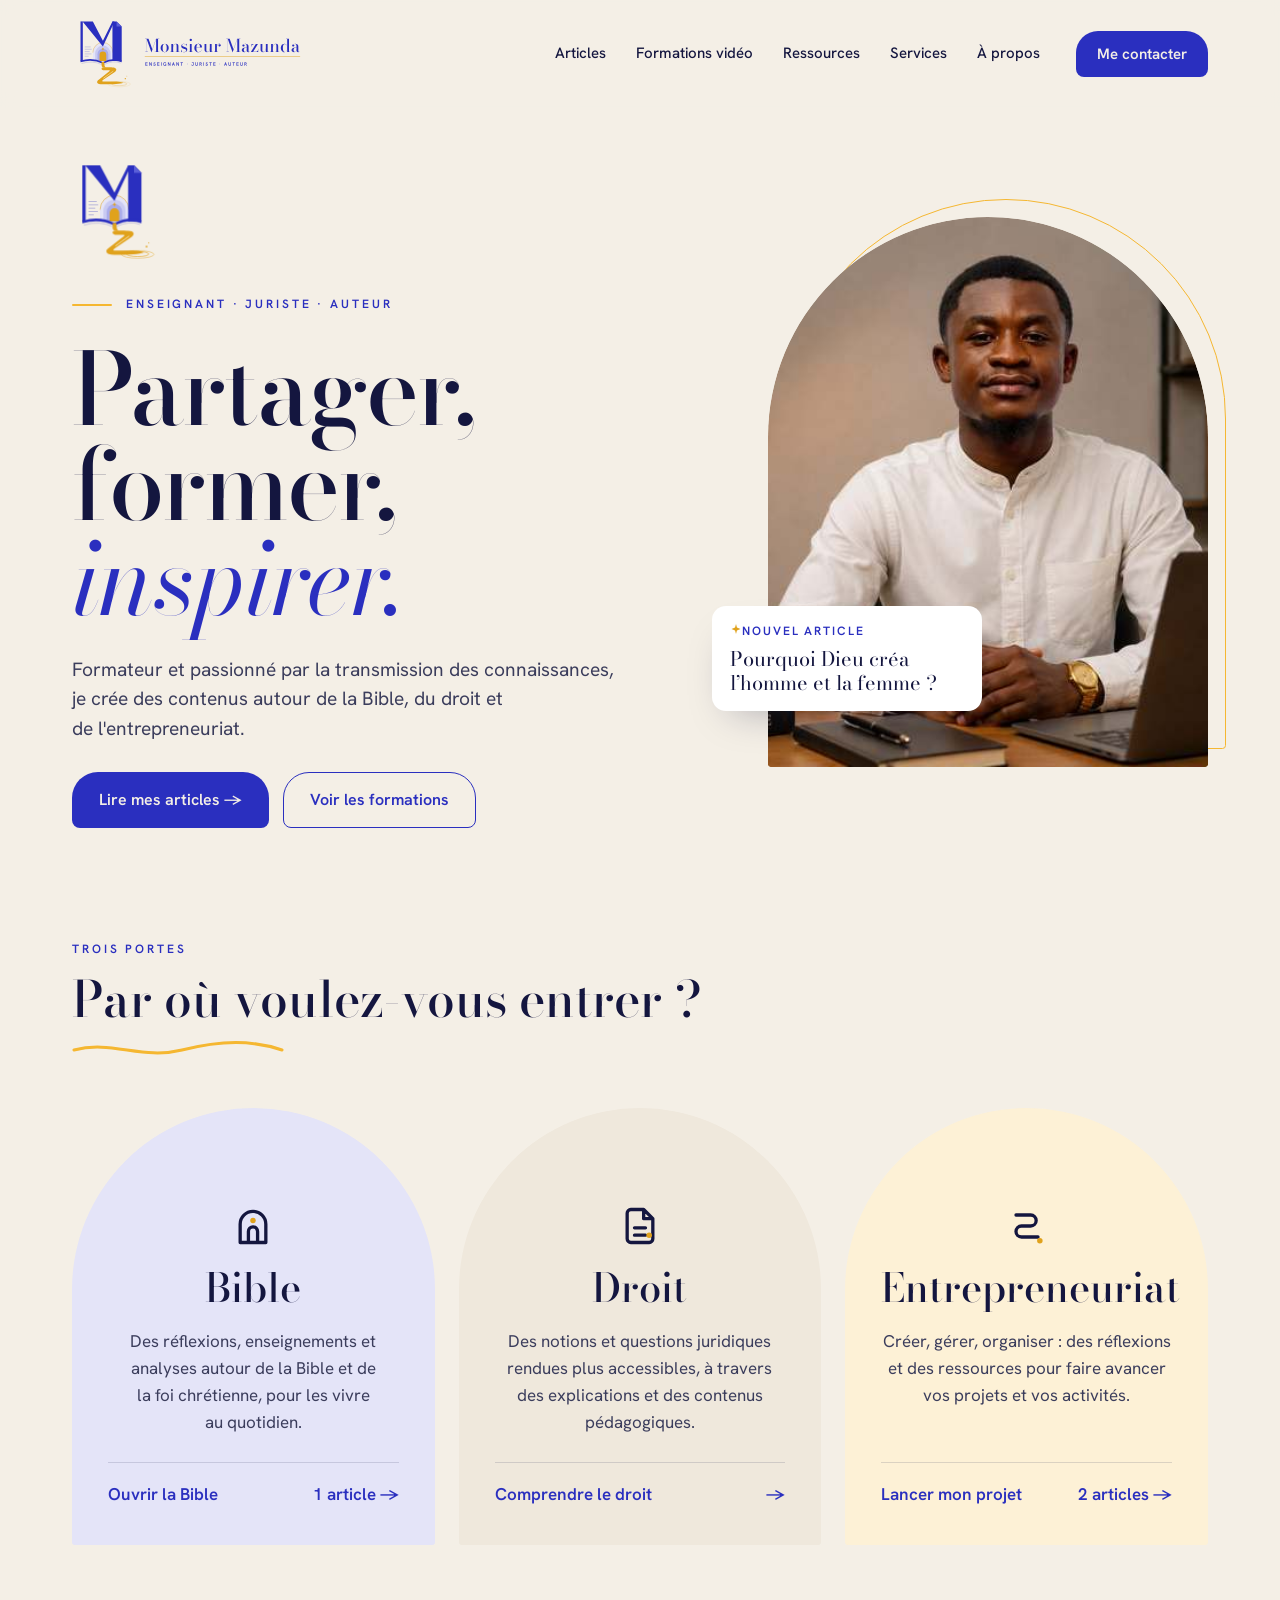
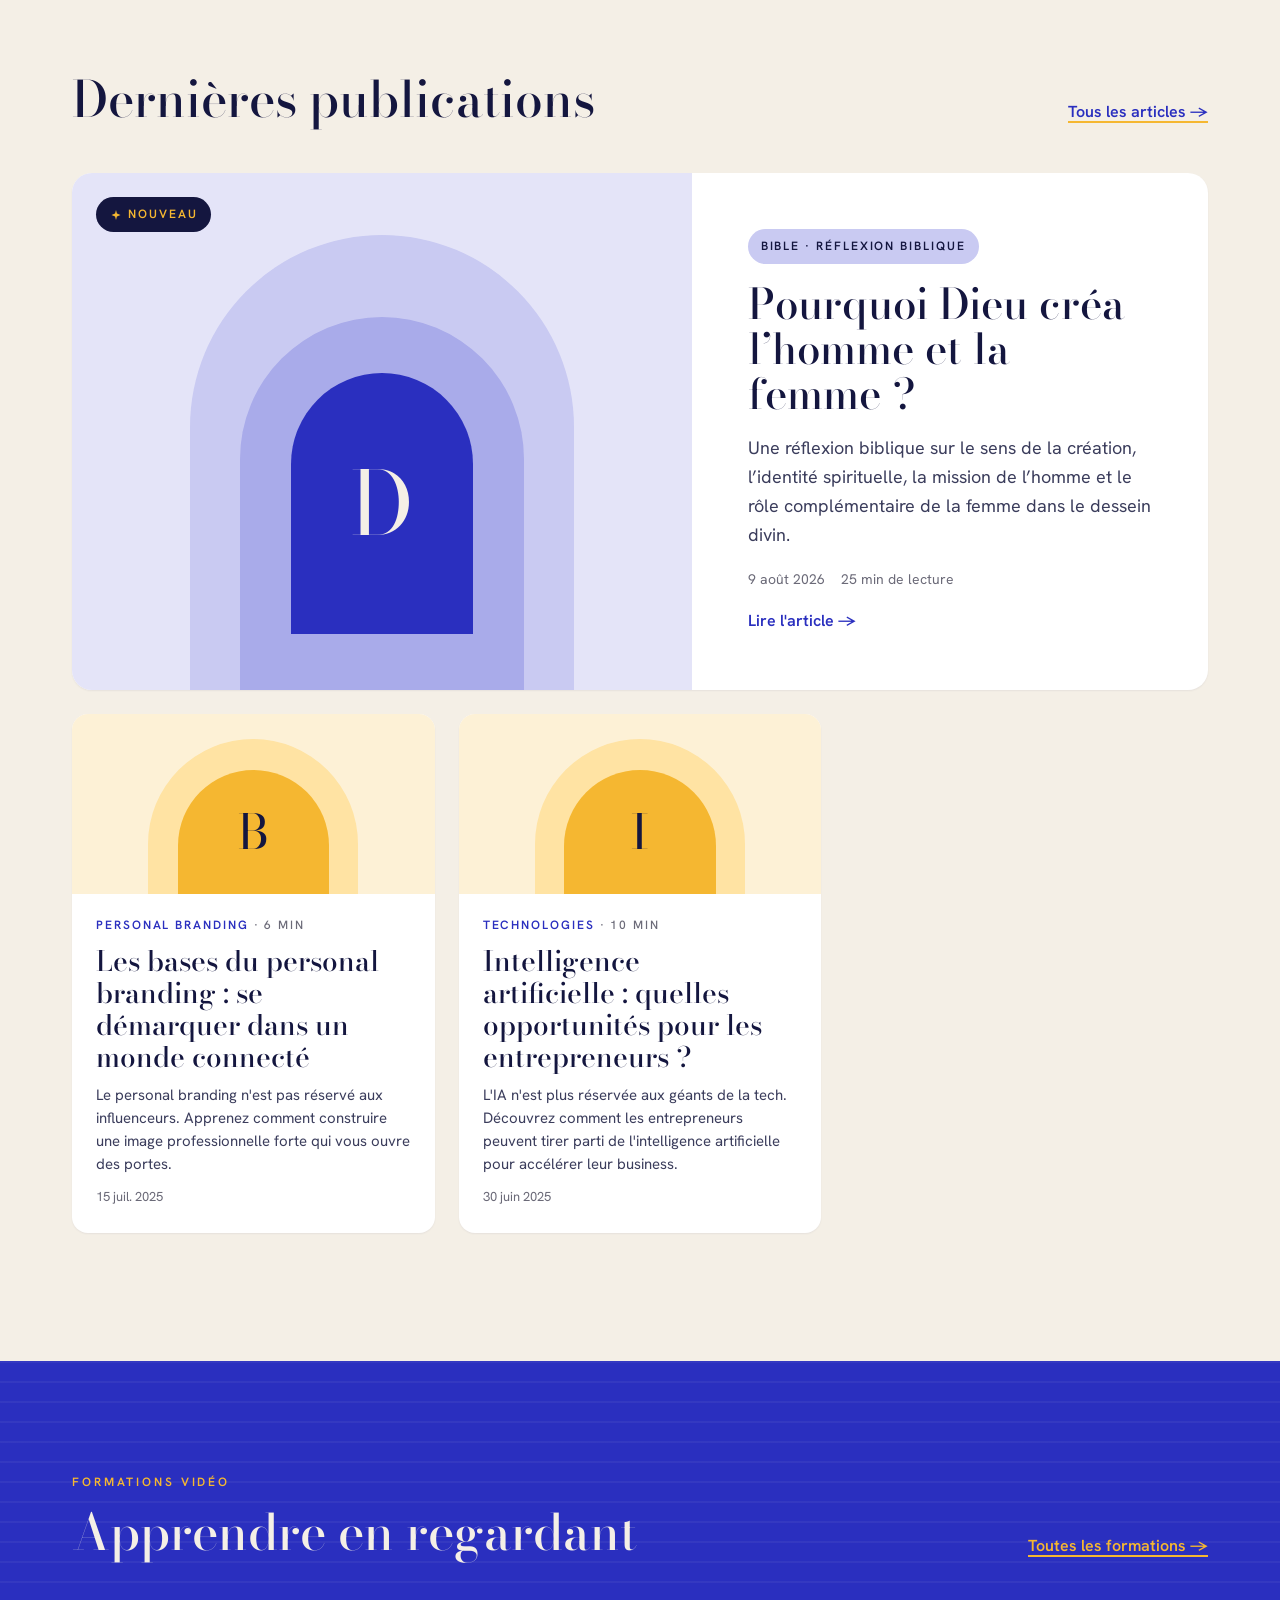
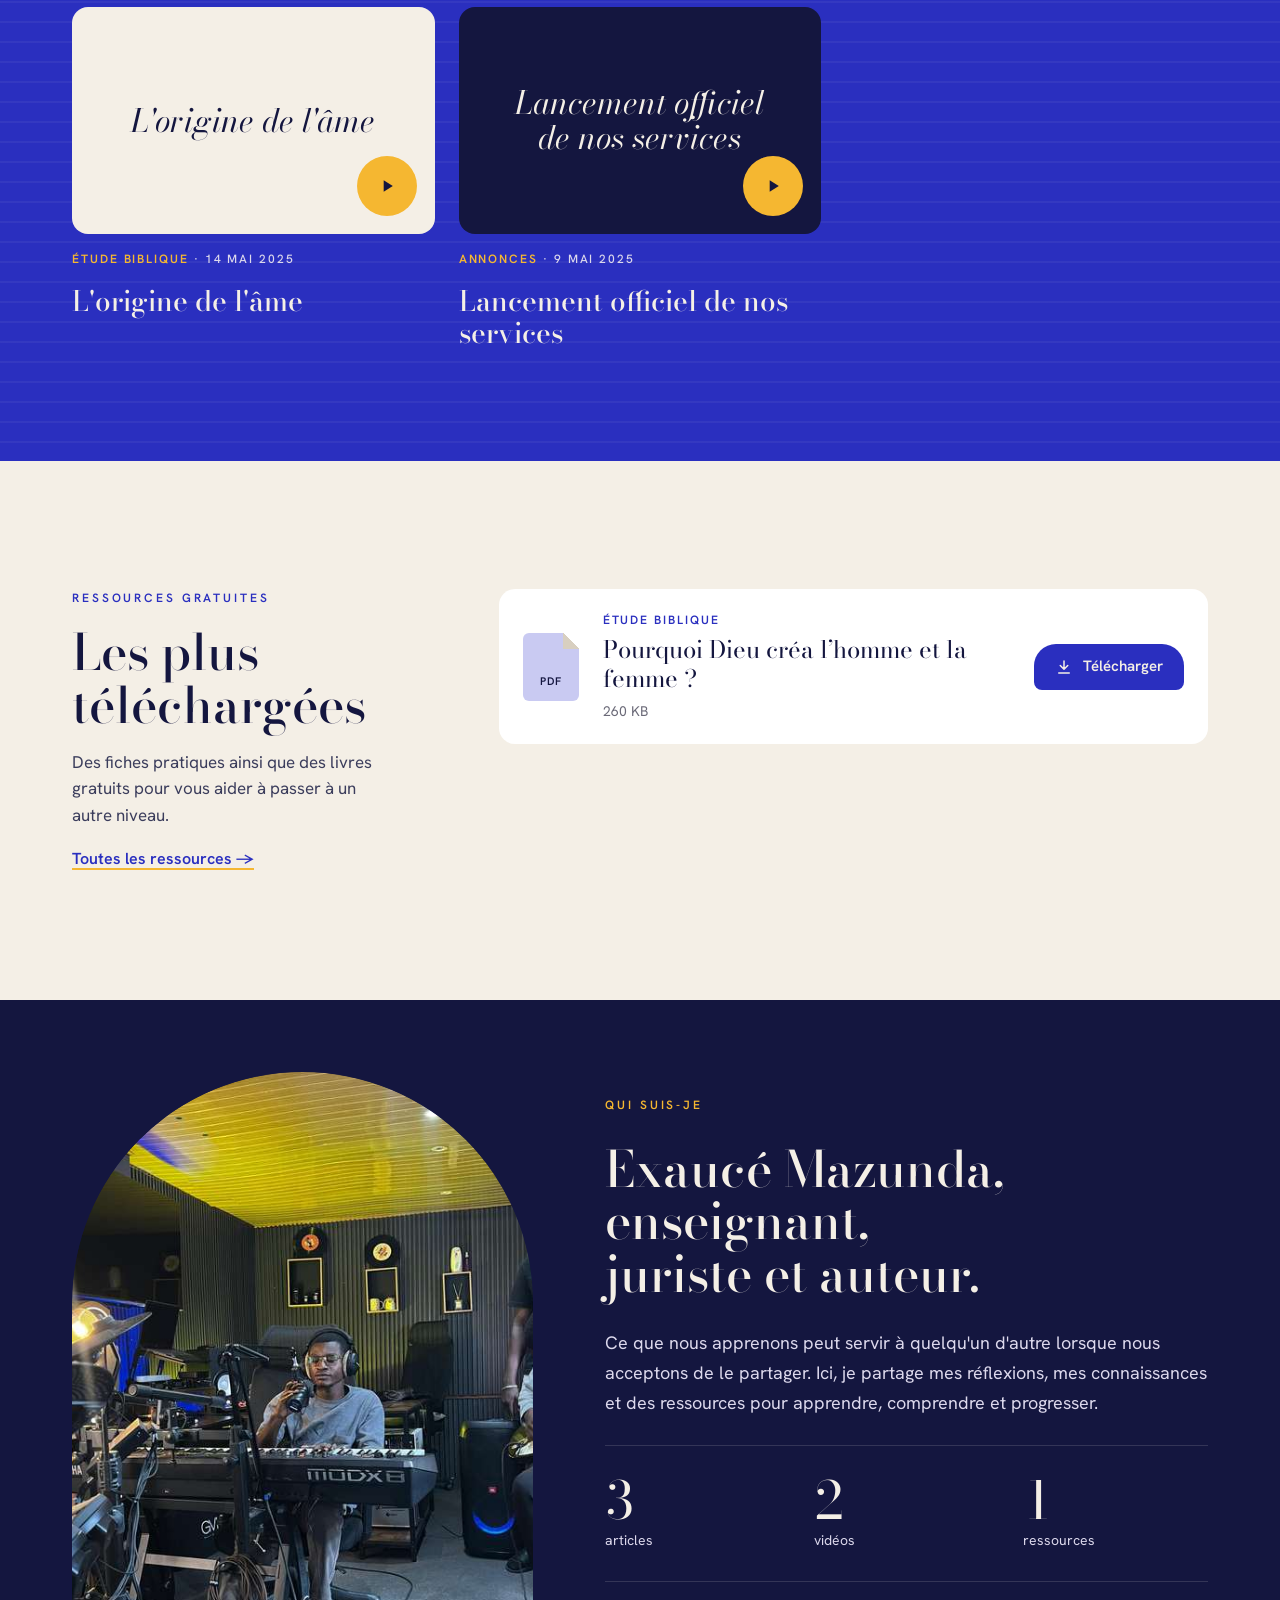
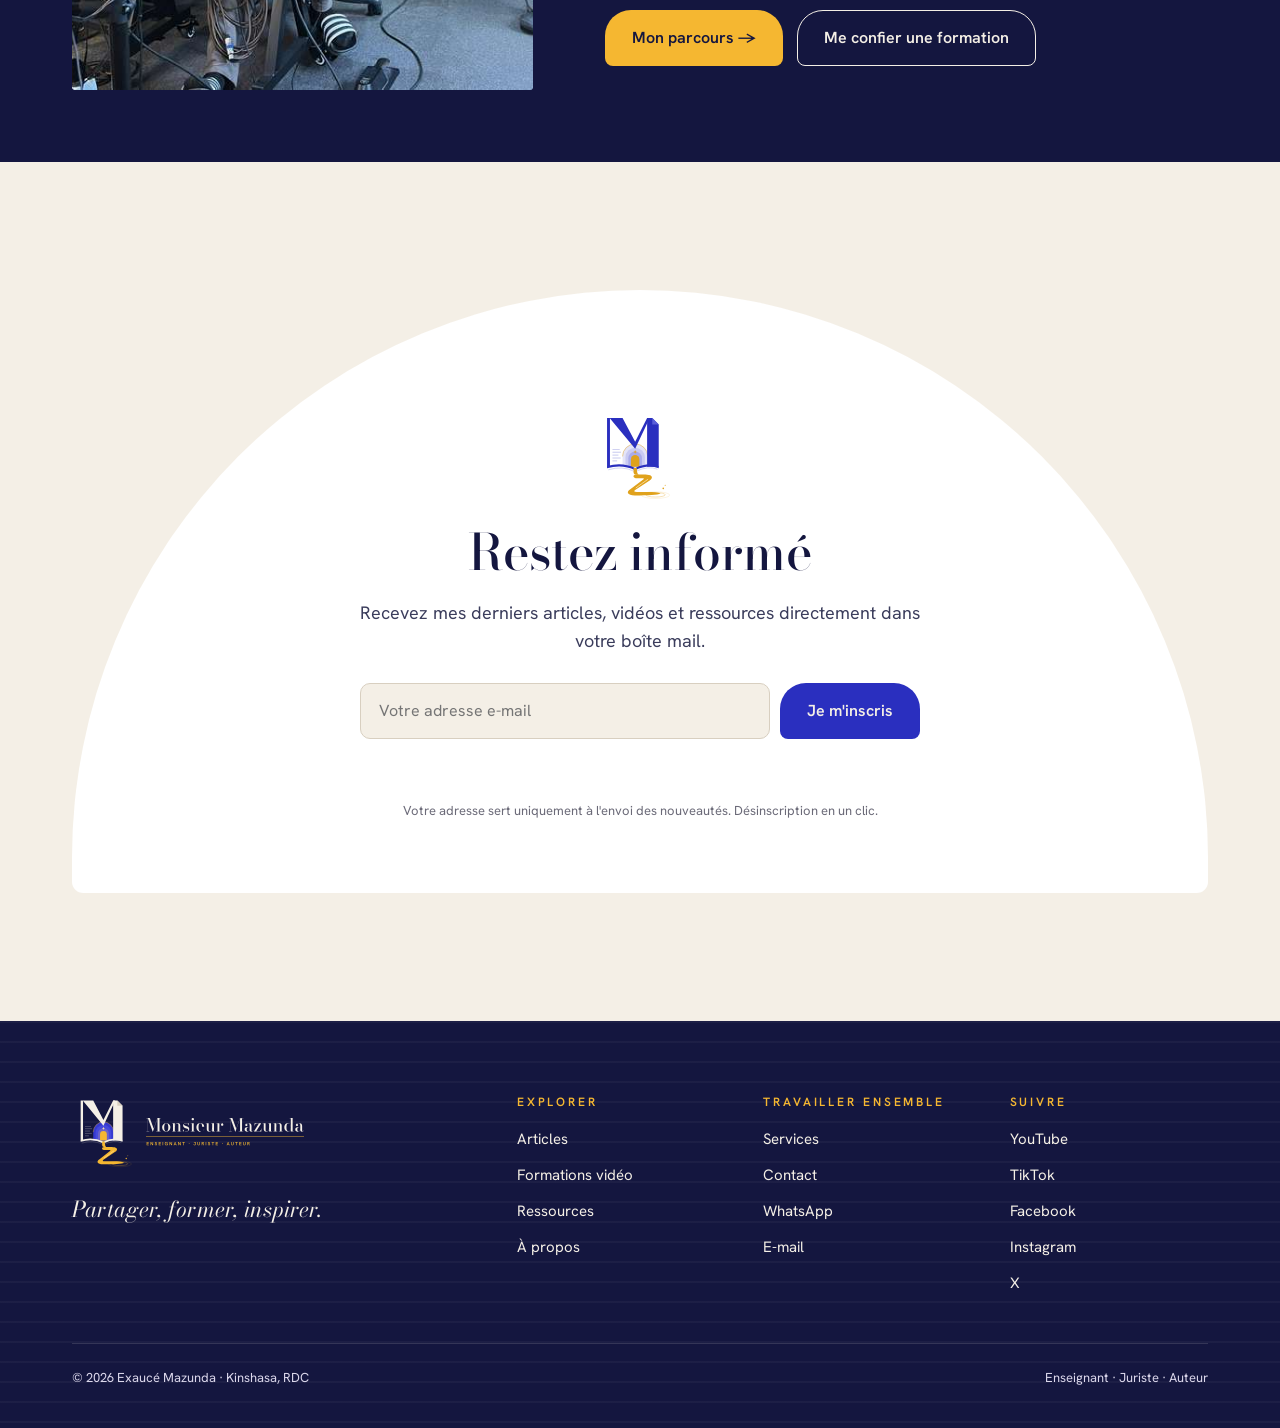
<file: index.html>
<!DOCTYPE html>
<html lang="fr">
<head>
  <meta charset="UTF-8">
  <meta name="viewport" content="width=device-width, initial-scale=1.0">
  <title>Monsieur Mazunda — Partager, former, inspirer</title>
  <meta name="description" content="Site personnel de Monsieur Mazunda, enseignant, juriste et auteur. Articles, formations vidéo et ressources gratuites autour de la Bible, du droit et de l'entrepreneuriat.">
  <meta name="author" content="Monsieur Mazunda">
  <meta name="theme-color" content="#F4EFE6">
  <meta property="og:title" content="Monsieur Mazunda — Partager, former, inspirer">
  <meta property="og:description" content="La Bible, le droit et l'entrepreneuriat, expliqués avec clarté depuis Kinshasa.">
  <meta property="og:type" content="website">
  <meta property="og:url" content="https://monsieurmazunda.site/">
  <meta property="og:image" content="https://monsieurmazunda.site/assets/images/portrait.jpg">
  <link rel="icon" type="image/svg+xml" href="assets/brand/icone-app.svg">
  <link rel="icon" type="image/png" href="assets/brand/favicon-64.png">
  <link rel="apple-touch-icon" href="assets/brand/apple-touch-icon.png">
  <link rel="preconnect" href="https://fonts.googleapis.com">
  <link rel="preconnect" href="https://fonts.gstatic.com" crossorigin>
  <link rel="stylesheet" href="https://fonts.googleapis.com/css2?family=Bodoni+Moda:ital,opsz,wght@0,6..96,400;0,6..96,500;1,6..96,400&family=Hanken+Grotesk:wght@400;500;600&display=swap">
  <link rel="stylesheet" href="css/style.css?v=21">
</head>
<body>

  <div id="site-header"></div>

  <main>
    <!-- Héros -->
    <section class="wrap hero">
      <div class="hero__text">
        <div class="hero__logo" data-logo="clair"><img src="assets/brand/monogramme-clair.svg" alt="Monsieur Mazunda"></div>
        <span class="eyebrow eyebrow--line">Enseignant · Juriste · Auteur</span>
        <h1 class="display">Partager,<br>former,<br><em>inspirer.</em></h1>
        <p class="lead">Formateur et passionné par la transmission des connaissances, je crée des contenus autour de la Bible, du droit et de l'entrepreneuriat.</p>
        <div class="btn-row">
          <a href="articles.html" class="btn btn--primary">Lire mes articles →</a>
          <a href="videos.html" class="btn btn--outline">Voir les formations</a>
        </div>
      </div>
      <figure class="arch-figure">
        <div class="arch-figure__ring"></div>
        <div class="arch-figure__img" data-reveal="arch">
          <img src="assets/images/portrait.jpg" alt="Monsieur Mazunda à son bureau" width="1200" height="900" fetchpriority="high">
        </div>
        <a href="articles.html" class="float-card" id="heroLatest">
          <span class="kick">Dernier article</span>
          <span class="t">Découvrir mes articles</span>
        </a>
      </figure>
    </section>

    <!-- Trois portes -->
    <section class="wrap sec sec--tight">
      <div class="sec-head">
        <div>
          <span class="eyebrow">Trois portes</span>
          <h2 class="h2">Par où voulez-vous entrer ?</h2>
          <svg class="squiggle" viewBox="0 0 220 20" aria-hidden="true"><path data-reveal="draw" d="M2 10 C 40 0, 70 20, 110 10 S 180 0, 210 10" pathLength="1"/></svg>
        </div>
      </div>
      <div class="grid-3">
        <a href="articles.html?domaine=bible" class="door tint-bible" data-reveal="" data-i="0">
          <svg viewBox="0 0 24 24" fill="none" stroke="#14163F" stroke-width="1.8" stroke-linecap="round" stroke-linejoin="round"><path d="M5 21V11a7 7 0 0 1 14 0v10M5 21h14M9.5 21v-6a2.5 2.5 0 0 1 5 0v6"/><circle cx="12" cy="9" r="1.5" fill="#E0A21C" stroke="none"/></svg>
          <span class="door__name">Bible</span>
          <span class="door__txt">Des réflexions, enseignements et analyses autour de la Bible et de la foi chrétienne, pour les vivre au quotidien.</span>
          <span class="door__foot"><span>Ouvrir la Bible</span><span data-count="bible">→</span></span>
        </a>
        <a href="articles.html?domaine=droit" class="door tint-droit" data-reveal="" data-i="1">
          <svg viewBox="0 0 24 24" fill="none" stroke="#14163F" stroke-width="1.8" stroke-linecap="round" stroke-linejoin="round"><path d="M14 3H7a2 2 0 0 0-2 2v14a2 2 0 0 0 2 2h10a2 2 0 0 0 2-2V8zM14 3v5h5M9 13h6M9 17h6"/><circle cx="17" cy="17" r="1.5" fill="#E0A21C" stroke="none"/></svg>
          <span class="door__name">Droit</span>
          <span class="door__txt">Des notions et questions juridiques rendues plus accessibles, à travers des explications et des contenus pédagogiques.</span>
          <span class="door__foot"><span>Comprendre le droit</span><span data-count="droit">→</span></span>
        </a>
        <a href="articles.html?domaine=entre" class="door tint-entre" data-reveal="" data-i="2">
          <svg viewBox="0 0 24 24" fill="none" stroke="#14163F" stroke-width="1.8" stroke-linecap="round" stroke-linejoin="round"><path d="M6 6h8a3 3 0 0 1 0 6H9a3 3 0 0 0 0 6h9"/><circle cx="19" cy="20" r="1.5" fill="#E0A21C" stroke="none"/></svg>
          <span class="door__name">Entrepreneuriat</span>
          <span class="door__txt">Créer, gérer, organiser : des réflexions et des ressources pour faire avancer vos projets et vos activités.</span>
          <span class="door__foot"><span>Lancer mon projet</span><span data-count="entre">→</span></span>
        </a>
      </div>
    </section>

    <!-- Dernières publications -->
    <section class="wrap sec sec--tight" id="latest-articles-section">
      <div class="sec-head">
        <h2 class="h2">Dernières publications</h2>
        <a href="articles.html" class="link-arrow">Tous les articles →</a>
      </div>
      <div id="latest-featured"><div class="loading"><div class="loading__spinner"></div></div></div>
      <div class="grid-3" id="latest-articles"></div>
    </section>

    <!-- Formations vidéo -->
    <section class="band-indigo stripes" id="latest-videos-section">
      <div class="wrap sec" style="padding-top:112px;padding-bottom:112px">
        <div class="sec-head">
          <div>
            <span class="eyebrow eyebrow--safran">Formations vidéo</span>
            <h2 class="h2">Apprendre en regardant</h2>
          </div>
          <a href="videos.html" class="link-arrow link-arrow--safran">Toutes les formations →</a>
        </div>
        <div class="grid-3" id="latest-videos"><div class="loading"><div class="loading__spinner"></div></div></div>
      </div>
    </section>

    <!-- Ressources -->
    <section class="wrap sec">
      <div class="res-split">
        <div class="res-split__intro">
          <span class="eyebrow">Ressources gratuites</span>
          <h2 class="h2">Les plus téléchargées</h2>
          <p class="lead" style="font-size:17px">Des fiches pratiques ainsi que des livres gratuits pour vous aider à passer à un autre niveau.</p>
          <a href="resources.html" class="link-arrow">Toutes les ressources →</a>
        </div>
        <div class="res-list" id="popular-resources"><div class="loading"><div class="loading__spinner"></div></div></div>
      </div>
    </section>

    <!-- Qui suis-je -->
    <section class="band-nuit whoami">
      <div class="whoami__img" data-reveal="arch">
        <img src="assets/images/studio.jpg" alt="Monsieur Mazunda en studio" loading="lazy" width="560" height="747">
      </div>
      <div class="whoami__txt">
        <span class="eyebrow eyebrow--safran">Qui suis-je</span>
        <h2 class="h2">Exaucé Mazunda, enseignant, juriste et auteur.</h2>
        <p>Ce que nous apprenons peut servir à quelqu'un d'autre lorsque nous acceptons de le partager. Ici, je partage mes réflexions, mes connaissances et des ressources pour apprendre, comprendre et progresser.</p>
        <div class="counters">
          <div><b id="count-articles">–</b><span>articles</span></div>
          <div><b id="count-videos">–</b><span>vidéos</span></div>
          <div><b id="count-resources">–</b><span>ressources</span></div>
        </div>
        <div class="btn-row">
          <a href="about.html" class="btn btn--safran">Mon parcours →</a>
          <a href="services.html" class="btn btn--light-outline">Me confier une formation</a>
        </div>
      </div>
    </section>

    <!-- Lettre -->
    <section class="wrap sec">
      <div class="nl" data-reveal="">
        <img src="assets/brand/monogramme-clair.svg" alt="" class="nl__mono">
        <h2 class="h2">Restez informé</h2>
        <p class="lead" style="font-size:18px">Recevez mes derniers articles, vidéos et ressources directement dans votre boîte mail.</p>
        <form id="newsletterForm">
          <label for="nl-email" class="sr-only">Adresse e-mail</label>
          <input id="nl-email" class="field-input" type="email" name="email" placeholder="Votre adresse e-mail" required>
          <button type="submit" class="btn btn--primary">Je m'inscris</button>
        </form>
        <span class="nl__msg" id="newsletterMessage" role="status"></span>
        <span class="nl__note">Votre adresse sert uniquement à l'envoi des nouveautés. Désinscription en un clic.</span>
      </div>
    </section>
  </main>

  <div id="site-footer"></div>

  <script src="js/main.js?v=21"></script>
  <script>
    initLayout('home');

    (async () => {
      const [articles, videos, resources] = await Promise.all([
        fetchJSON('content/articles.json'), fetchJSON('content/videos.json'), fetchJSON('content/resources.json')
      ]);

      // Articles
      const sorted = [...articles].sort(byDateDesc);
      if (sorted.length) {
        const latest = sorted[0];
        document.getElementById('latest-featured').innerHTML = createFeaturedArticle(latest);
        document.getElementById('latest-articles').innerHTML = sorted.slice(1, 4).map(createArticleCard).join('');
        const hl = document.getElementById('heroLatest');
        hl.href = 'article.html?slug=' + encodeURIComponent(latest.slug);
        hl.innerHTML = `<span class="kick"><span class="star" style="color:#E0A21C">${ICONS.star}</span>Nouvel article</span><span class="t">${esc(latest.title)}</span>`;
      } else {
        document.getElementById('latest-articles-section').remove();
      }
      ['bible', 'droit', 'entre'].forEach(d => {
        const n = articles.filter(a => domainOf(a.category) === d).length;
        const el = document.querySelector(`[data-count="${d}"]`);
        if (el && n) el.textContent = `${n} article${n > 1 ? 's' : ''} →`;
      });

      // Vidéos
      const vids = [...videos].sort(byDateDesc).slice(0, 3);
      if (vids.length) document.getElementById('latest-videos').innerHTML = vids.map((v, i) => createVideoCard(v, i)).join('');
      else document.getElementById('latest-videos-section').remove();

      // Ressources
      const res = [...resources].sort((a, b) =>
        Number(Boolean(b.featured)) - Number(Boolean(a.featured)) ||
        (b.downloads + getDownloads(b.id)) - (a.downloads + getDownloads(a.id)));
      document.getElementById('popular-resources').innerHTML = res.slice(0, 3).map(createResourceRow).join('');

      // Compteurs
      document.getElementById('count-articles').textContent = articles.length;
      document.getElementById('count-videos').textContent = videos.length;
      document.getElementById('count-resources').textContent = resources.length;

      initReveal();
    })();
  </script>
</body>
</html>
</file>
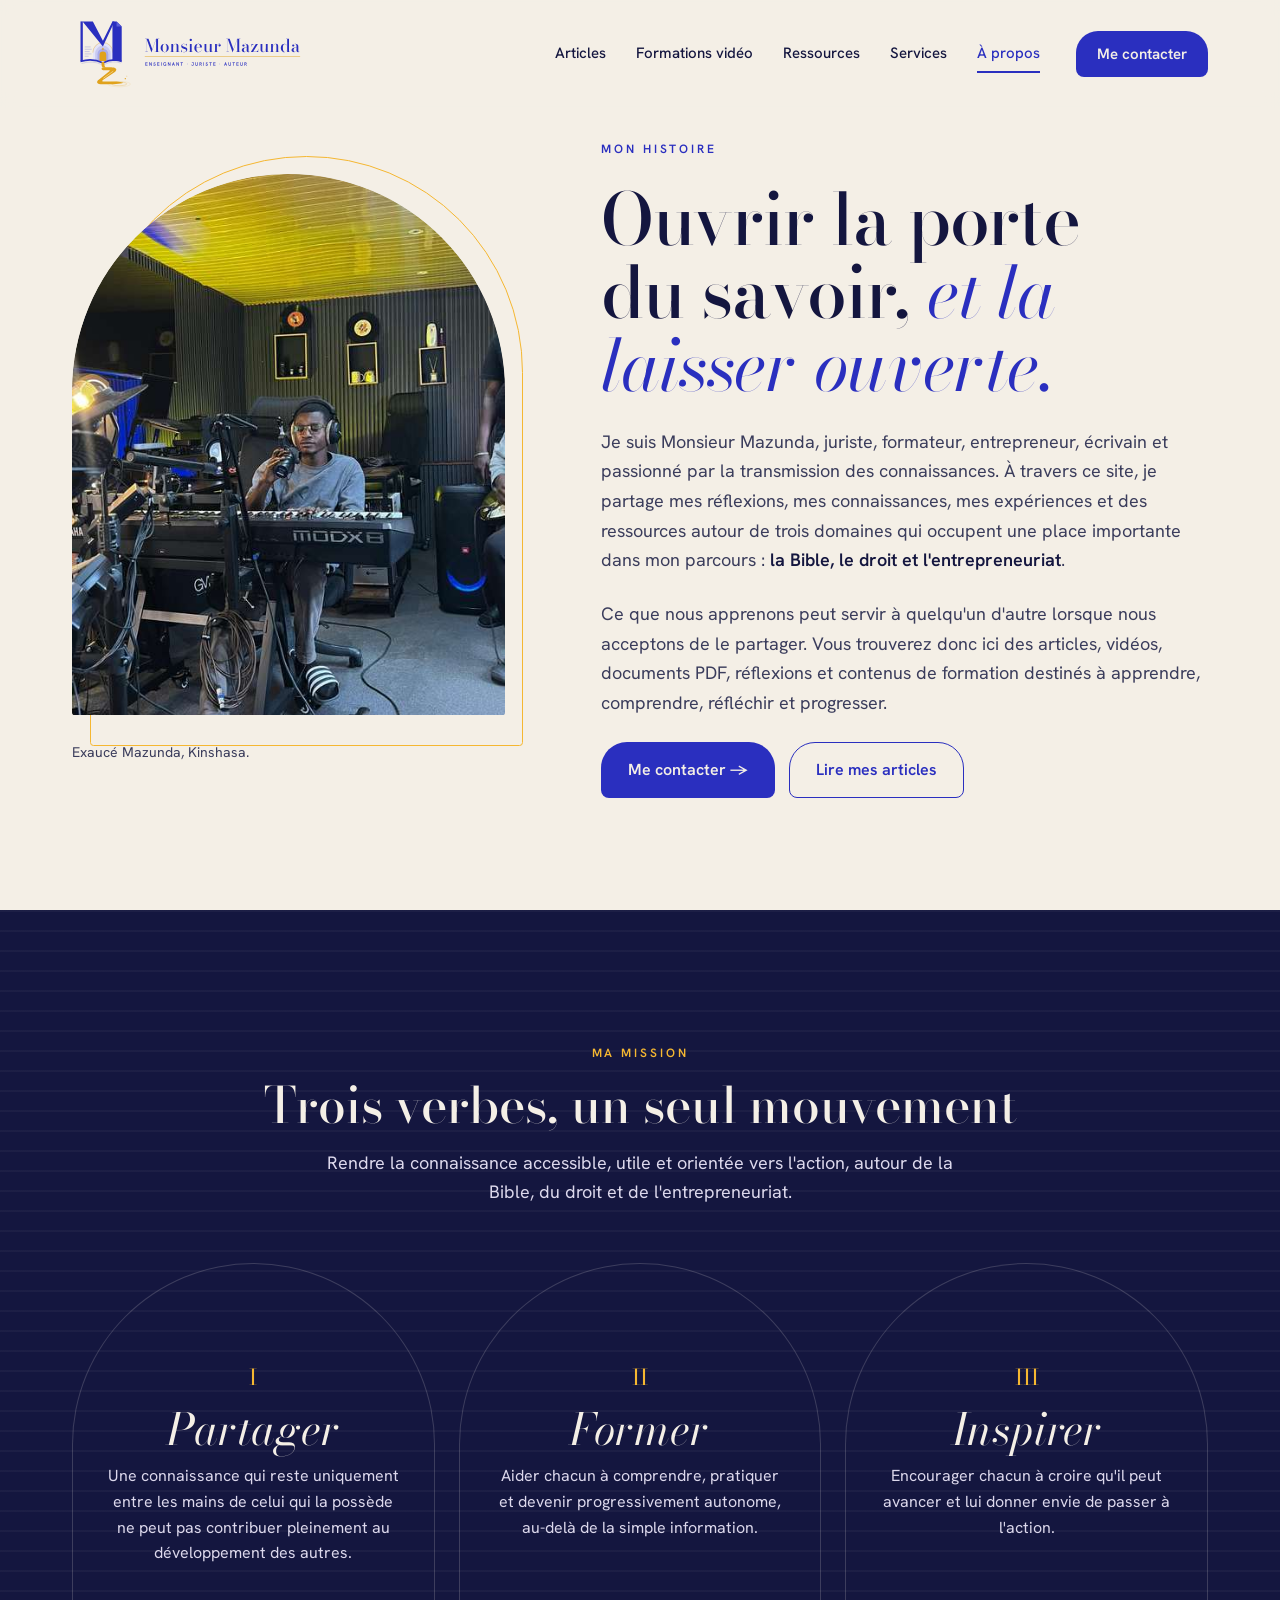
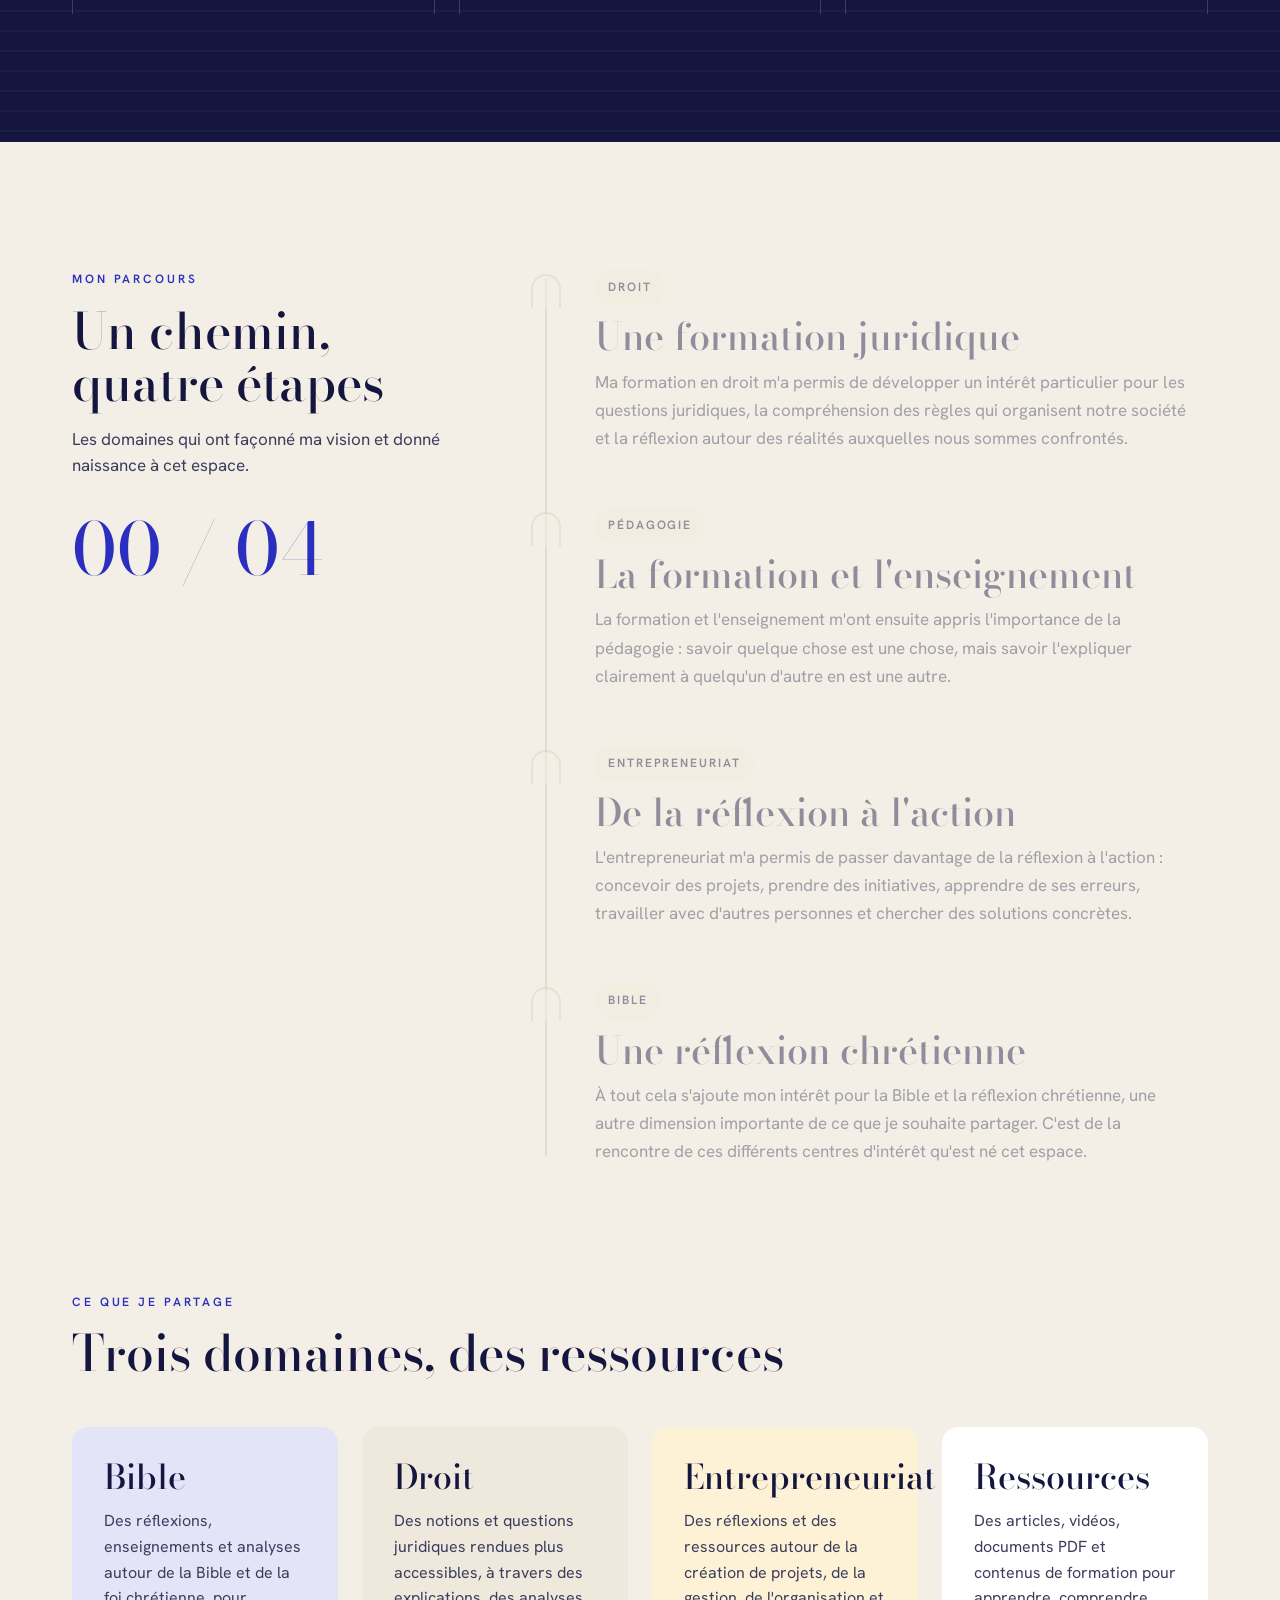
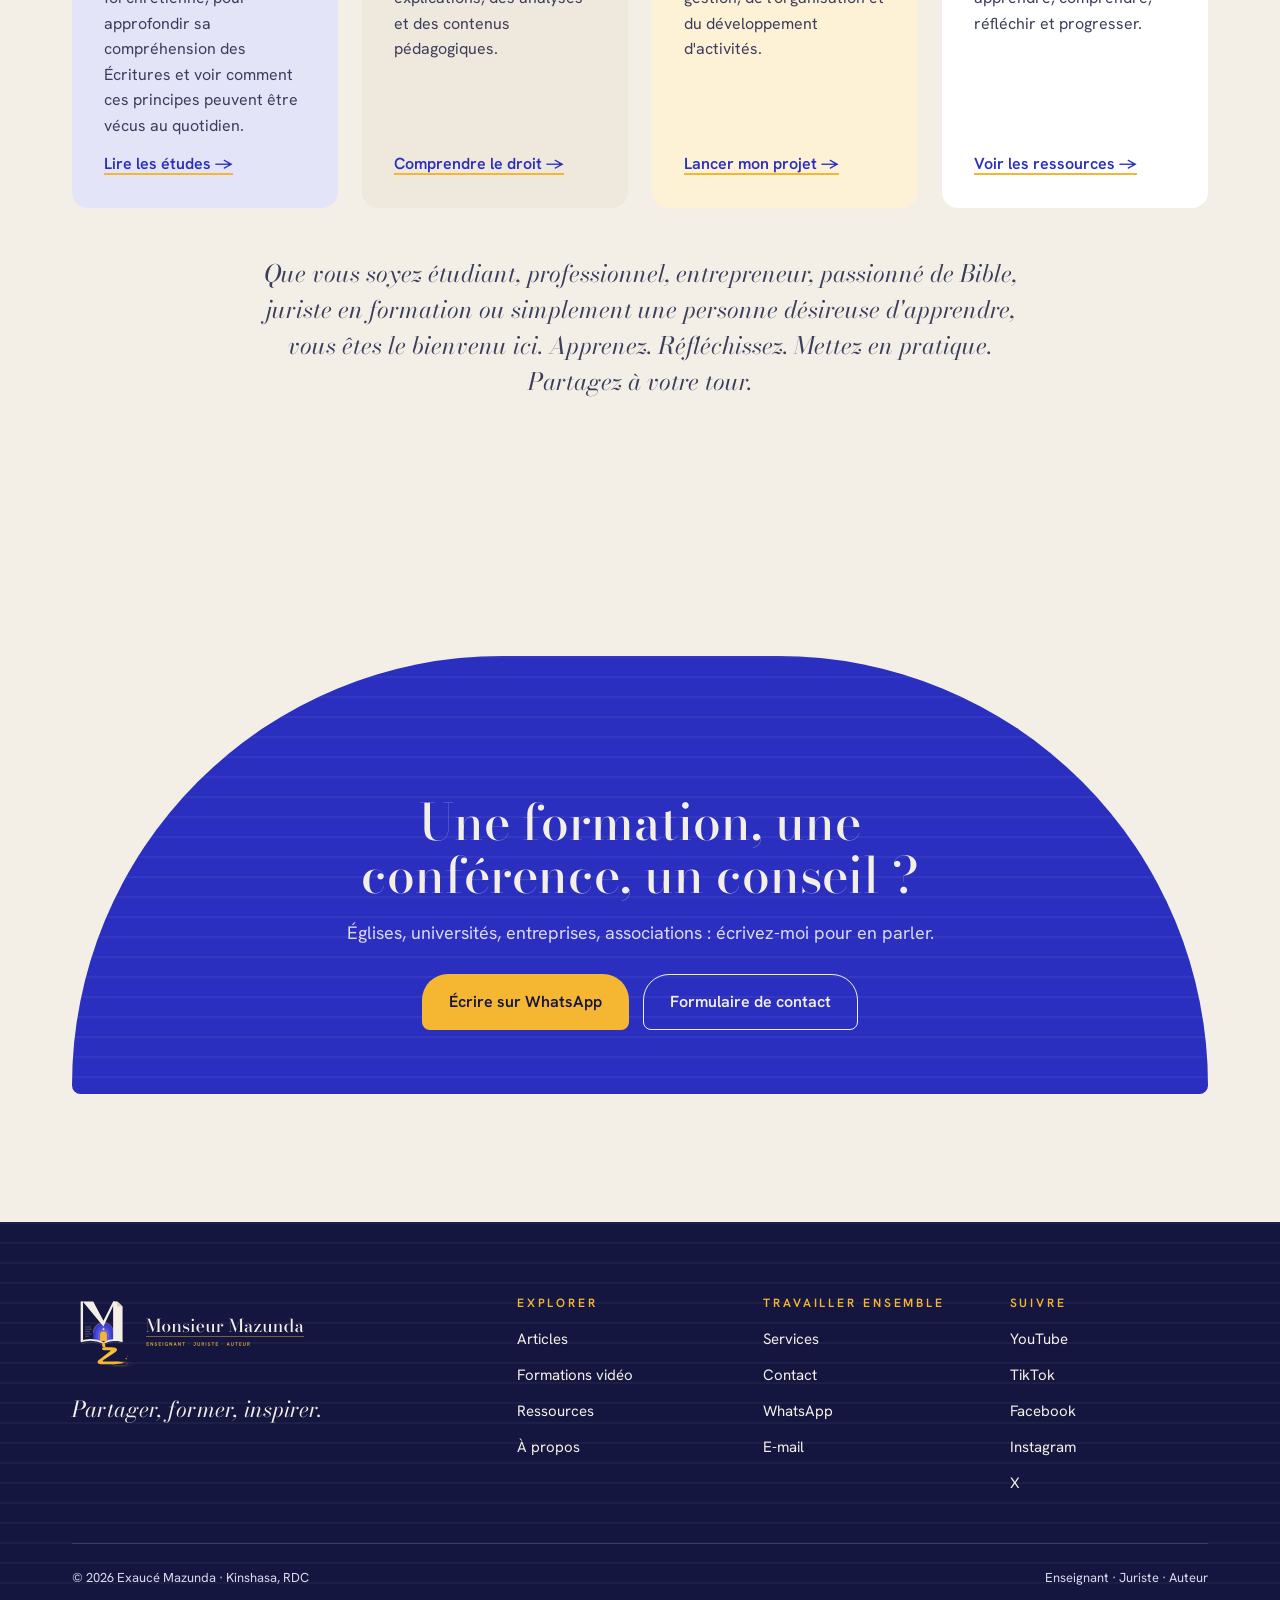
<file: about.html>
<!DOCTYPE html>
<html lang="fr">
<head>
  <meta charset="UTF-8">
  <meta name="viewport" content="width=device-width, initial-scale=1.0">
  <title>À propos — Monsieur Mazunda</title>
  <meta name="description" content="Découvrez Monsieur Mazunda : enseignant, juriste et auteur. Son parcours, sa mission et ce qu'il partage autour de la Bible, du droit et de l'entrepreneuriat.">
  <meta name="author" content="Monsieur Mazunda">
  <meta name="theme-color" content="#F4EFE6">
  <meta property="og:title" content="À propos — Monsieur Mazunda">
  <meta property="og:description" content="Découvrez Monsieur Mazunda : enseignant, juriste et auteur. Son parcours, sa mission et ce qu'il partage autour de la Bible, du droit et de l'entrepreneuriat.">
  <meta property="og:type" content="website">
  <meta property="og:url" content="https://monsieurmazunda.site/about.html">
  <meta property="og:image" content="https://monsieurmazunda.site/assets/images/portrait.jpg">
  <link rel="icon" type="image/svg+xml" href="assets/brand/icone-app.svg">
  <link rel="icon" type="image/png" href="assets/brand/favicon-64.png">
  <link rel="apple-touch-icon" href="assets/brand/apple-touch-icon.png">
  <link rel="preconnect" href="https://fonts.googleapis.com">
  <link rel="preconnect" href="https://fonts.gstatic.com" crossorigin>
  <link rel="stylesheet" href="https://fonts.googleapis.com/css2?family=Bodoni+Moda:ital,opsz,wght@0,6..96,400;0,6..96,500;1,6..96,400&family=Hanken+Grotesk:wght@400;500;600&display=swap">
  <link rel="stylesheet" href="css/style.css?v=21">
</head>
<body>

  <div id="site-header"></div>

  <main>
    <section class="wrap about-hero">
      <figure class="arch-figure" style="margin:0">
        <div class="arch-figure__ring"></div>
        <div class="arch-figure__img" data-reveal="arch">
          <img src="assets/images/studio.jpg" alt="Monsieur Mazunda" width="560" height="747" style="object-position:50% 40%">
        </div>
        <figcaption>Exaucé Mazunda, Kinshasa.</figcaption>
      </figure>
      <div class="about-hero__txt">
        <span class="eyebrow">Mon histoire</span>
        <h1 class="h1">Ouvrir la porte du savoir, <em>et la laisser ouverte.</em></h1>
        <p>Je suis Monsieur Mazunda, juriste, formateur, entrepreneur, écrivain et passionné par la transmission des connaissances. À travers ce site, je partage mes réflexions, mes connaissances, mes expériences et des ressources autour de trois domaines qui occupent une place importante dans mon parcours : <strong>la Bible, le droit et l'entrepreneuriat</strong>.</p>
        <p>Ce que nous apprenons peut servir à quelqu'un d'autre lorsque nous acceptons de le partager. Vous trouverez donc ici des articles, vidéos, documents PDF, réflexions et contenus de formation destinés à apprendre, comprendre, réfléchir et progresser.</p>
        <div class="btn-row">
          <a href="contact.html" class="btn btn--primary">Me contacter →</a>
          <a href="articles.html" class="btn btn--outline">Lire mes articles</a>
        </div>
      </div>
    </section>

    <section class="band-nuit stripes-soft">
      <div class="wrap sec" style="text-align:center">
        <span class="eyebrow eyebrow--safran">Ma mission</span>
        <h2 class="h2" style="margin-top:14px">Trois verbes, un seul mouvement</h2>
        <p style="color:var(--on-dark);max-width:640px;margin:18px auto 0;font-size:18px">Rendre la connaissance accessible, utile et orientée vers l'action, autour de la Bible, du droit et de l'entrepreneuriat.</p>
        <div class="verbs">
          <div class="verb" data-reveal="" data-i="0"><span class="verb__n">I</span><span class="verb__t">Partager</span><p>Une connaissance qui reste uniquement entre les mains de celui qui la possède ne peut pas contribuer pleinement au développement des autres.</p></div>
          <div class="verb" data-reveal="" data-i="1"><span class="verb__n">II</span><span class="verb__t">Former</span><p>Aider chacun à comprendre, pratiquer et devenir progressivement autonome, au-delà de la simple information.</p></div>
          <div class="verb" data-reveal="" data-i="2"><span class="verb__n">III</span><span class="verb__t">Inspirer</span><p>Encourager chacun à croire qu'il peut avancer et lui donner envie de passer à l'action.</p></div>
        </div>
      </div>
    </section>

    <section class="wrap sec">
      <div class="path">
        <div class="path__intro">
          <span class="eyebrow">Mon parcours</span>
          <h2 class="h2">Un chemin, quatre étapes</h2>
          <p class="lead" style="font-size:17px">Les domaines qui ont façonné ma vision et donné naissance à cet espace.</p>
          <div class="path__count" id="path-count">00 / 04</div>
        </div>
        <div class="steps">
          <span class="steps__fill"></span>
          <div class="step">
            <span class="tag">Droit</span>
            <h3>Une formation juridique</h3>
            <p>Ma formation en droit m'a permis de développer un intérêt particulier pour les questions juridiques, la compréhension des règles qui organisent notre société et la réflexion autour des réalités auxquelles nous sommes confrontés.</p>
          </div>
          <div class="step">
            <span class="tag">Pédagogie</span>
            <h3>La formation et l'enseignement</h3>
            <p>La formation et l'enseignement m'ont ensuite appris l'importance de la pédagogie : savoir quelque chose est une chose, mais savoir l'expliquer clairement à quelqu'un d'autre en est une autre.</p>
          </div>
          <div class="step">
            <span class="tag">Entrepreneuriat</span>
            <h3>De la réflexion à l'action</h3>
            <p>L'entrepreneuriat m'a permis de passer davantage de la réflexion à l'action : concevoir des projets, prendre des initiatives, apprendre de ses erreurs, travailler avec d'autres personnes et chercher des solutions concrètes.</p>
          </div>
          <div class="step">
            <span class="tag">Bible</span>
            <h3>Une réflexion chrétienne</h3>
            <p>À tout cela s'ajoute mon intérêt pour la Bible et la réflexion chrétienne, une autre dimension importante de ce que je souhaite partager. C'est de la rencontre de ces différents centres d'intérêt qu'est né cet espace.</p>
          </div>
        </div>
      </div>
    </section>

    <section class="wrap sec sec--tight">
      <div class="sec-head"><div><span class="eyebrow">Ce que je partage</span><h2 class="h2">Trois domaines, des ressources</h2></div></div>
      <div class="grid-4" id="share-grid">
        <div class="tcard tint-bible" data-reveal="" data-i="0"><h3>Bible</h3><p>Des réflexions, enseignements et analyses autour de la Bible et de la foi chrétienne, pour approfondir sa compréhension des Écritures et voir comment ces principes peuvent être vécus au quotidien.</p><a href="articles.html?domaine=bible" class="link-arrow">Lire les études →</a></div>
        <div class="tcard tint-droit" data-reveal="" data-i="1"><h3>Droit</h3><p>Des notions et questions juridiques rendues plus accessibles, à travers des explications, des analyses et des contenus pédagogiques.</p><a href="articles.html?domaine=droit" class="link-arrow">Comprendre le droit →</a></div>
        <div class="tcard tint-entre" data-reveal="" data-i="2"><h3>Entrepreneuriat</h3><p>Des réflexions et des ressources autour de la création de projets, de la gestion, de l'organisation et du développement d'activités.</p><a href="articles.html?domaine=entre" class="link-arrow">Lancer mon projet →</a></div>
        <div class="tcard tcard--white" data-reveal="" data-i="3"><h3>Ressources</h3><p>Des articles, vidéos, documents PDF et contenus de formation pour apprendre, comprendre, réfléchir et progresser.</p><a href="resources.html" class="link-arrow">Voir les ressources →</a></div>
      </div>
      <p class="closing">Que vous soyez étudiant, professionnel, entrepreneur, passionné de Bible, juriste en formation ou simplement une personne désireuse d'apprendre, vous êtes le bienvenu ici. Apprenez. Réfléchissez. Mettez en pratique. Partagez à votre tour.</p>
    </section>

    <section class="wrap sec">
      <div class="cta-arch stripes" data-reveal="">
        <h2 class="h2">Une formation, une conférence, un conseil ?</h2>
        <p>Églises, universités, entreprises, associations : écrivez-moi pour en parler.</p>
        <div class="btn-row">
          <a href="https://wa.me/243828516026" target="_blank" rel="noopener" class="btn btn--safran">Écrire sur WhatsApp</a>
          <a href="contact.html" class="btn btn--light-outline">Formulaire de contact</a>
        </div>
      </div>
    </section>
  </main>

  <div id="site-footer"></div>

  <script src="js/main.js?v=21"></script>
  <script>
    initLayout('about');

    // Parcours : la ligne safran se remplit et les étapes s'allument au défilement
    (() => {
      const wrap = document.querySelector('.steps'), fill = document.querySelector('.steps__fill');
      const steps = Array.from(document.querySelectorAll('.step')), count = document.getElementById('path-count');
      if (!wrap) return;
      const update = () => {
        const r = wrap.getBoundingClientRect(), mid = window.innerHeight * 0.6;
        const p = Math.max(0, Math.min(1, (mid - r.top) / r.height));
        fill.style.height = (p * (r.height - 16)) + 'px';
        let on = 0;
        steps.forEach(s => { const lit = s.getBoundingClientRect().top < mid; s.classList.toggle('is-on', lit); if (lit) on++; });
        count.textContent = String(on).padStart(2, '0') + ' / ' + String(steps.length).padStart(2, '0');
      };
      window.addEventListener('scroll', update, { passive: true });
      window.addEventListener('resize', update);
      update();
    })();
  </script>
</body>
</html>
</file>
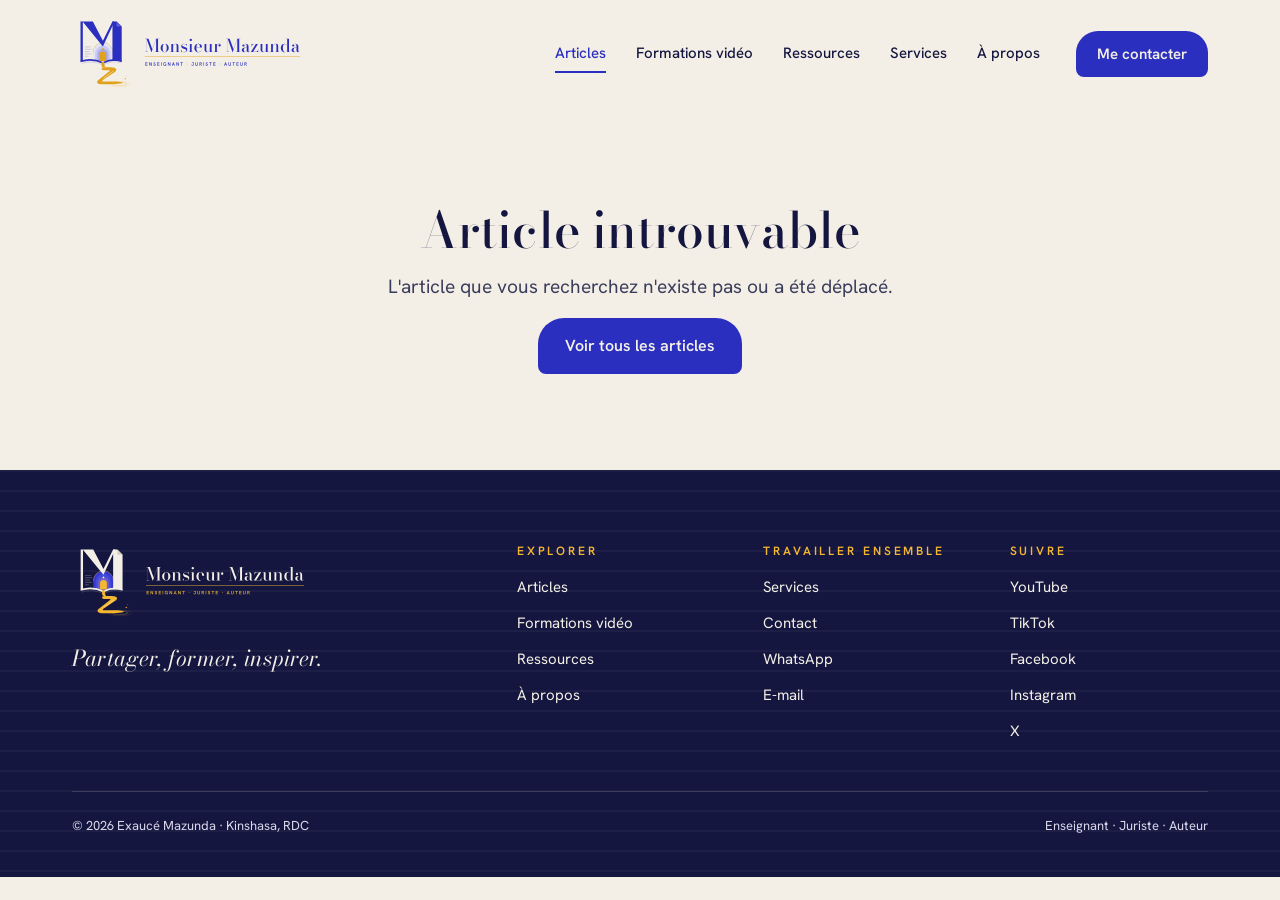
<file: article.html>
<!DOCTYPE html>
<html lang="fr">
<head>
  <meta charset="UTF-8">
  <meta name="viewport" content="width=device-width, initial-scale=1.0">
  <title>Article — Monsieur Mazunda</title>
  <meta name="description" content="Article par Monsieur Mazunda">
  <meta name="author" content="Monsieur Mazunda">
  <meta name="theme-color" content="#F4EFE6">
  <meta property="og:title" content="Article — Monsieur Mazunda">
  <meta property="og:description" content="Article par Monsieur Mazunda">
  <meta property="og:type" content="article">
  <meta property="og:url" content="https://monsieurmazunda.site/article.html">
  <meta property="og:image" content="https://monsieurmazunda.site/assets/images/portrait.jpg">
  <link rel="icon" type="image/svg+xml" href="assets/brand/icone-app.svg">
  <link rel="icon" type="image/png" href="assets/brand/favicon-64.png">
  <link rel="apple-touch-icon" href="assets/brand/apple-touch-icon.png">
  <link rel="preconnect" href="https://fonts.googleapis.com">
  <link rel="preconnect" href="https://fonts.gstatic.com" crossorigin>
  <link rel="stylesheet" href="https://fonts.googleapis.com/css2?family=Bodoni+Moda:ital,opsz,wght@0,6..96,400;0,6..96,500;1,6..96,400&family=Hanken+Grotesk:wght@400;500;600&display=swap">
  <link rel="stylesheet" href="css/style.css?v=21">
</head>
<body>

  <div id="site-header"></div>

  <main>
    <div id="article-single">
      <div class="loading" style="padding:8rem 0"><div class="loading__spinner"></div></div>
    </div>
  </main>

  <div id="site-footer"></div>

  <script src="js/main.js?v=21"></script>
  <script src="js/articles.js?v=21"></script>
  <script>
    initLayout('articles');
  </script>
</body>
</html>
</file>
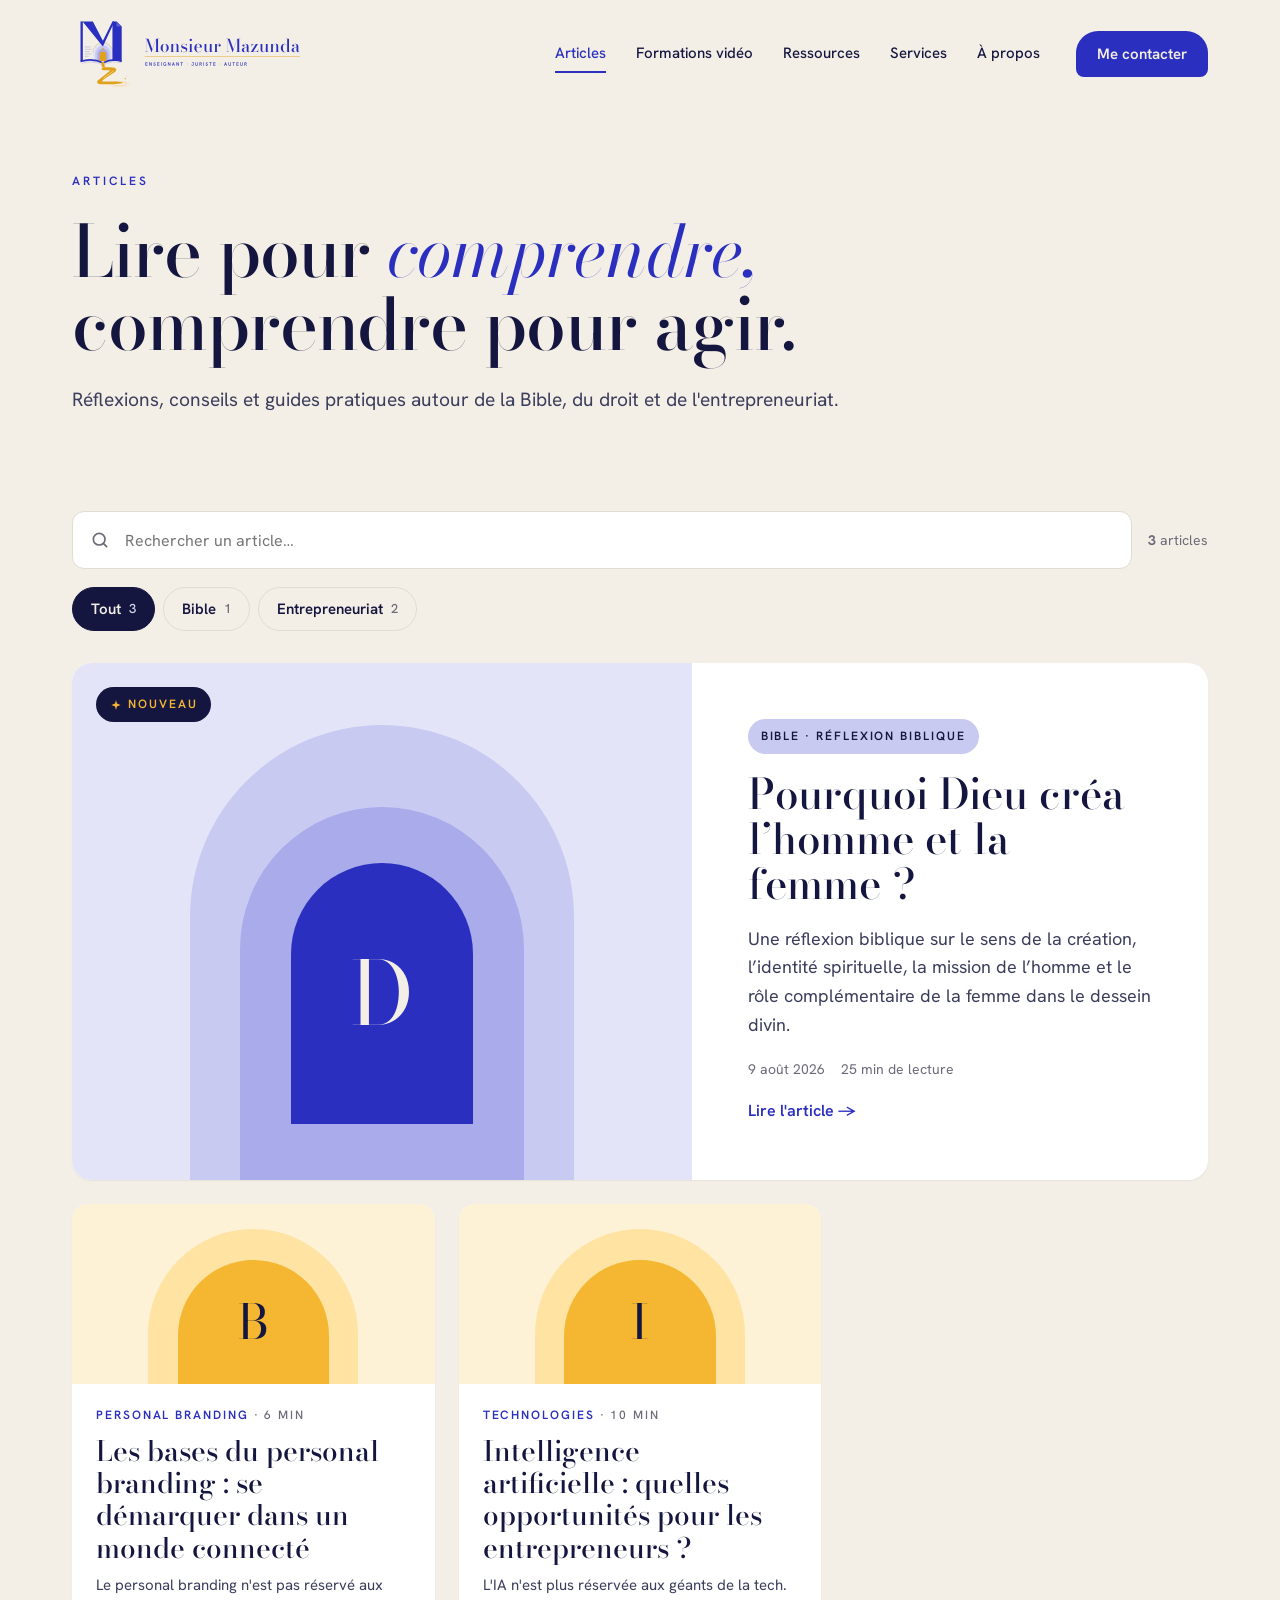
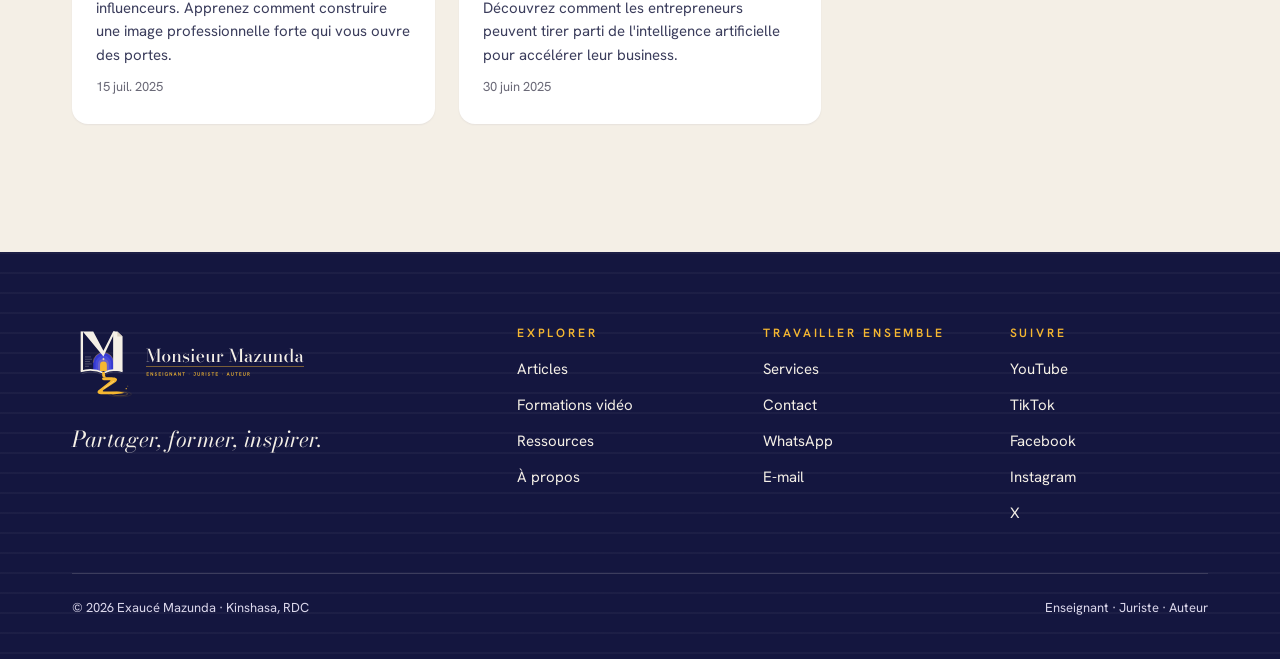
<file: articles.html>
<!DOCTYPE html>
<html lang="fr">
<head>
  <meta charset="UTF-8">
  <meta name="viewport" content="width=device-width, initial-scale=1.0">
  <title>Articles — Monsieur Mazunda</title>
  <meta name="description" content="Tous les articles de Monsieur Mazunda : réflexions bibliques, notions de droit et conseils pour l'entrepreneuriat.">
  <meta name="author" content="Monsieur Mazunda">
  <meta name="theme-color" content="#F4EFE6">
  <meta property="og:title" content="Articles — Monsieur Mazunda">
  <meta property="og:description" content="Tous les articles de Monsieur Mazunda : réflexions bibliques, notions de droit et conseils pour l'entrepreneuriat.">
  <meta property="og:type" content="website">
  <meta property="og:url" content="https://monsieurmazunda.site/articles.html">
  <meta property="og:image" content="https://monsieurmazunda.site/assets/images/portrait.jpg">
  <link rel="icon" type="image/svg+xml" href="assets/brand/icone-app.svg">
  <link rel="icon" type="image/png" href="assets/brand/favicon-64.png">
  <link rel="apple-touch-icon" href="assets/brand/apple-touch-icon.png">
  <link rel="preconnect" href="https://fonts.googleapis.com">
  <link rel="preconnect" href="https://fonts.gstatic.com" crossorigin>
  <link rel="stylesheet" href="https://fonts.googleapis.com/css2?family=Bodoni+Moda:ital,opsz,wght@0,6..96,400;0,6..96,500;1,6..96,400&family=Hanken+Grotesk:wght@400;500;600&display=swap">
  <link rel="stylesheet" href="css/style.css?v=21">
</head>
<body>

  <div id="site-header"></div>

  <main>
    <section class="wrap svc-hero">
      <span class="eyebrow">Articles</span>
      <h1 class="h1">Lire pour <em>comprendre,</em><br>comprendre pour agir.</h1>
      <p class="lead">Réflexions, conseils et guides pratiques autour de la Bible, du droit et de l'entrepreneuriat.</p>
    </section>

    <section class="wrap" style="padding-bottom:128px">
      <div class="toolbar" style="margin-top:0">
        <div class="search">
          <svg viewBox="0 0 24 24" fill="none" stroke="currentColor" stroke-width="2" stroke-linecap="round"><circle cx="11" cy="11" r="7"/><path d="M20 20l-4-4"/></svg>
          <label for="articles-search" class="sr-only">Rechercher un article</label>
          <input type="search" id="articles-search" placeholder="Rechercher un article…" autocomplete="off">
          <span class="count" id="articles-count" aria-live="polite"></span>
        </div>
        <div class="pills" id="articles-filter" role="group" aria-label="Filtrer par domaine"></div>
      </div>
      <div id="articles-featured"></div>
      <div class="grid-3" id="articles-list"><div class="loading"><div class="loading__spinner"></div></div></div>
    </section>
  </main>

  <div id="site-footer"></div>

  <script src="js/main.js?v=21"></script>
  <script src="js/articles.js?v=21"></script>
  <script>
    initLayout('articles');
  </script>
</body>
</html>
</file>
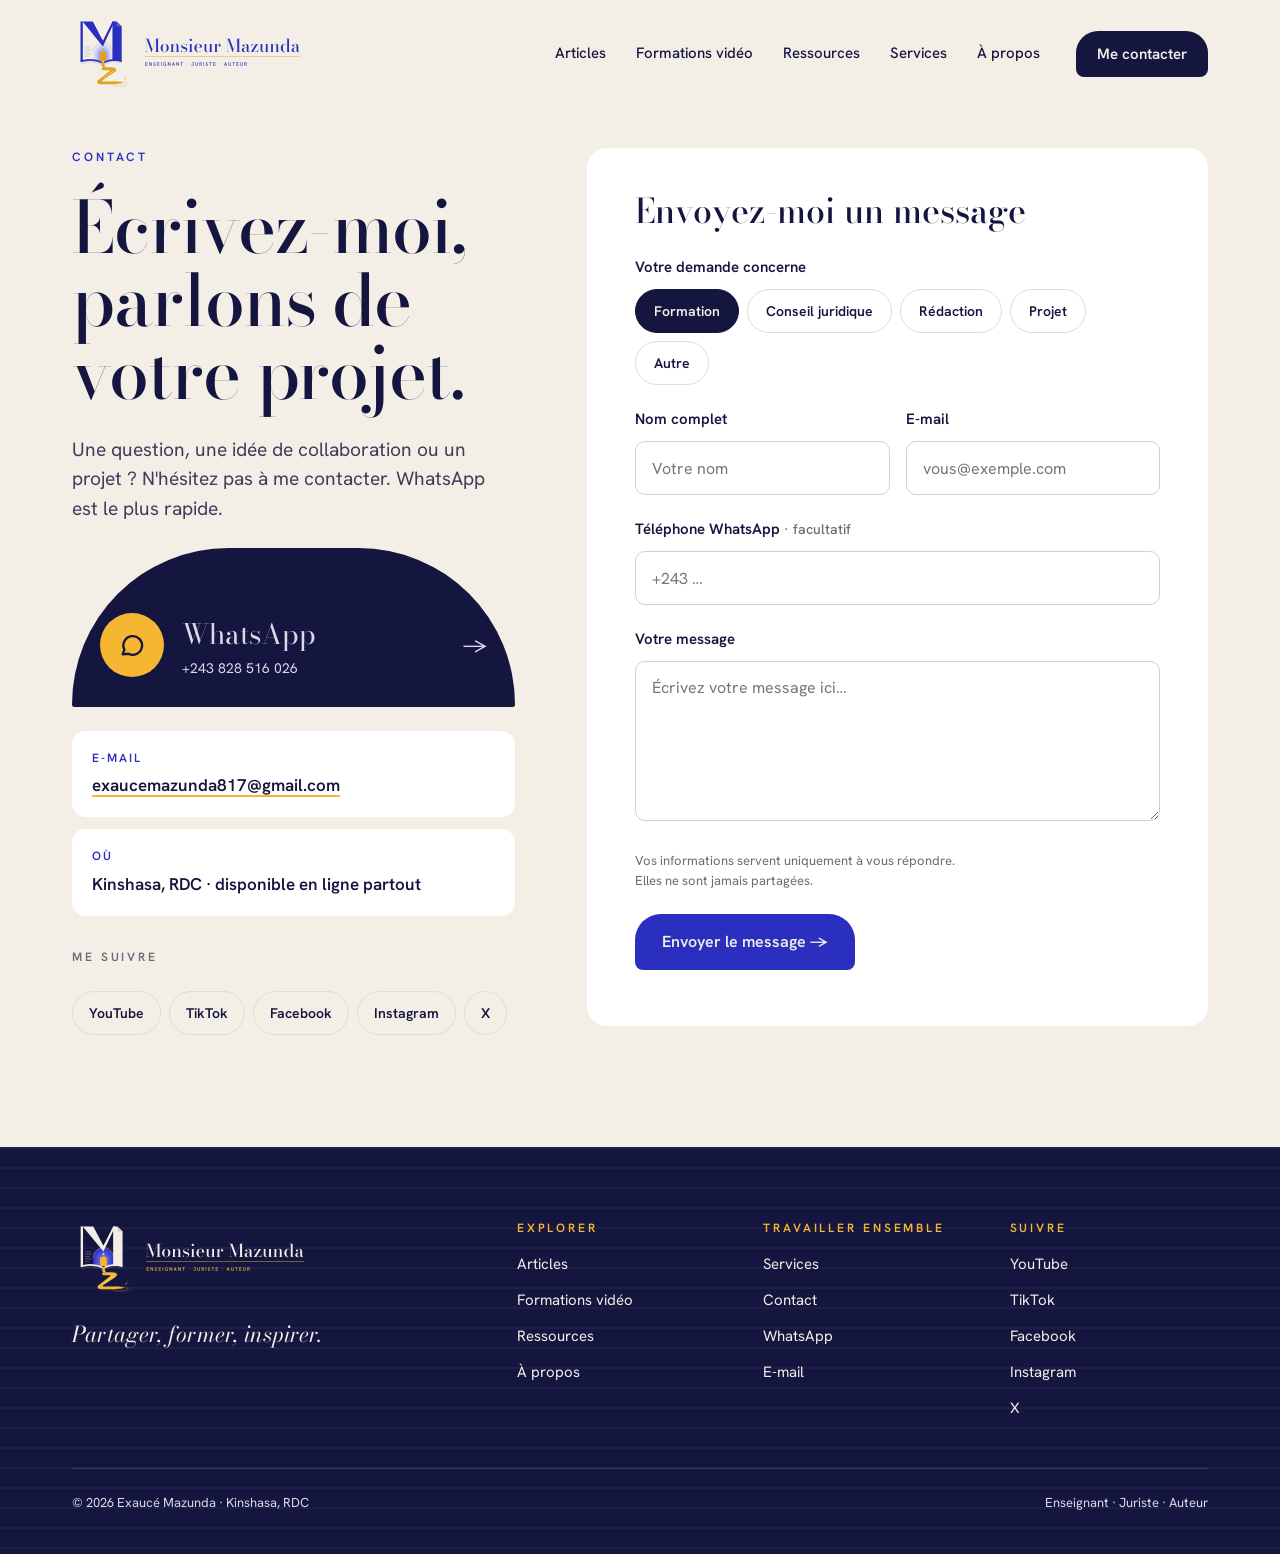
<file: contact.html>
<!DOCTYPE html>
<html lang="fr">
<head>
  <meta charset="UTF-8">
  <meta name="viewport" content="width=device-width, initial-scale=1.0">
  <title>Contact — Monsieur Mazunda</title>
  <meta name="description" content="Contactez Monsieur Mazunda : une question, une invitation, un projet de formation ou de collaboration. WhatsApp, e-mail ou formulaire.">
  <meta name="author" content="Monsieur Mazunda">
  <meta name="theme-color" content="#F4EFE6">
  <meta property="og:title" content="Contact — Monsieur Mazunda">
  <meta property="og:description" content="Contactez Monsieur Mazunda : une question, une invitation, un projet de formation ou de collaboration. WhatsApp, e-mail ou formulaire.">
  <meta property="og:type" content="website">
  <meta property="og:url" content="https://monsieurmazunda.site/contact.html">
  <meta property="og:image" content="https://monsieurmazunda.site/assets/images/portrait.jpg">
  <link rel="icon" type="image/svg+xml" href="assets/brand/icone-app.svg">
  <link rel="icon" type="image/png" href="assets/brand/favicon-64.png">
  <link rel="apple-touch-icon" href="assets/brand/apple-touch-icon.png">
  <link rel="preconnect" href="https://fonts.googleapis.com">
  <link rel="preconnect" href="https://fonts.gstatic.com" crossorigin>
  <link rel="stylesheet" href="https://fonts.googleapis.com/css2?family=Bodoni+Moda:ital,opsz,wght@0,6..96,400;0,6..96,500;1,6..96,400&family=Hanken+Grotesk:wght@400;500;600&display=swap">
  <link rel="stylesheet" href="css/style.css?v=21">
</head>
<body>

  <div id="site-header"></div>

  <main>
    <section class="wrap ct">
      <div class="ct__intro">
        <span class="eyebrow">Contact</span>
        <h1 class="h1">Écrivez-moi, parlons de votre projet.</h1>
        <p class="lead">Une question, une idée de collaboration ou un projet ? N'hésitez pas à me contacter. WhatsApp est le plus rapide.</p>
        <a href="https://wa.me/243828516026" target="_blank" rel="noopener" class="wa-card">
          <span class="wa-card__ico"><svg viewBox="0 0 24 24" fill="none" stroke="#14163F" stroke-width="2" stroke-linecap="round" stroke-linejoin="round"><path d="M4 20l1.5-4A8 8 0 1 1 9 19.5z"/></svg></span>
          <span><b>WhatsApp</b><span>+243 828 516 026</span></span>
          <span aria-hidden="true" style="font-size:22px">→</span>
        </a>
        <div class="mini-cards">
          <div class="mini-card"><span class="kick">E-mail</span><a href="mailto:exaucemazunda817@gmail.com">exaucemazunda817@gmail.com</a></div>
          <div class="mini-card"><span class="kick">Où</span><b>Kinshasa, RDC · disponible en ligne partout</b></div>
        </div>
        <span class="eyebrow" style="color:var(--muted);margin-top:8px">Me suivre</span>
        <div class="socials">
          <a href="https://www.youtube.com/channel/UCEH1oUw3yWVAtDM6vBPnXpA" target="_blank" rel="noopener">YouTube</a>
          <a href="https://www.tiktok.com/@monsieurmzd?_t=ZM-8u5NvLQ7aGD&_r=1" target="_blank" rel="noopener">TikTok</a>
          <a href="https://www.facebook.com/share/15qBt1YB9n/?mibextid=wwXIfr" target="_blank" rel="noopener">Facebook</a>
          <a href="https://www.instagram.com/monsieurmazunda?igsh=MTZ5YjduYjR5NjM0cg%3D%3D&utm_source=qr" target="_blank" rel="noopener">Instagram</a>
          <a href="https://x.com/exauce_maz817?s=21" target="_blank" rel="noopener">X</a>
        </div>
      </div>

      <div class="form-card" data-reveal="">
        <h2 class="h3">Envoyez-moi un message</h2>
        <form action="https://formspree.io/f/xoeajrbn" method="POST" id="contact-form">
          <div class="f-group">
            <span class="f-label" id="demande-label">Votre demande concerne</span>
            <div class="choice" role="radiogroup" aria-labelledby="demande-label"><input type="radio" name="demande" id="d-formation" value="Formation" checked><label for="d-formation">Formation</label><input type="radio" name="demande" id="d-conseil" value="Conseil juridique"><label for="d-conseil">Conseil juridique</label><input type="radio" name="demande" id="d-rédaction" value="Rédaction"><label for="d-rédaction">Rédaction</label><input type="radio" name="demande" id="d-projet" value="Projet"><label for="d-projet">Projet</label><input type="radio" name="demande" id="d-autre" value="Autre"><label for="d-autre">Autre</label></div>
          </div>
          <div class="f-row">
            <div class="f-group"><label class="f-label" for="name">Nom complet</label><input class="f-control" type="text" id="name" name="name" placeholder="Votre nom" required autocomplete="name"></div>
            <div class="f-group"><label class="f-label" for="email">E-mail</label><input class="f-control" type="email" id="email" name="email" placeholder="vous@exemple.com" required autocomplete="email"></div>
          </div>
          <div class="f-group"><label class="f-label" for="phone">Téléphone WhatsApp <small>· facultatif</small></label><input class="f-control" type="tel" id="phone" name="phone" placeholder="+243 …" autocomplete="tel"></div>
          <div class="f-group"><label class="f-label" for="message">Votre message</label><textarea class="f-control" id="message" name="message" placeholder="Écrivez votre message ici…" required></textarea></div>
          <div class="f-foot">
            <p>Vos informations servent uniquement à vous répondre. Elles ne sont jamais partagées.</p>
            <button type="submit" class="btn btn--primary">Envoyer le message →</button>
          </div>
          <p id="form-error" class="msg-err" role="alert" style="margin-top:12px;font-size:14px"></p>
        </form>
        <div class="f-success" id="form-success" role="status">
          <h3 class="h3">Message envoyé ✓</h3>
          <p>Merci ! Je vous répondrai dans les plus brefs délais.</p>
        </div>
      </div>
    </section>
  </main>

  <div id="site-footer"></div>

  <script src="js/main.js?v=21"></script>
  <script>
    initLayout('contact');

    // Sujet pré-rempli depuis la page Services (?demande=...)
    (() => {
      const form = document.getElementById('contact-form');
      const demande = getUrlParam('demande');
      if (demande) {
        const autre = document.getElementById('d-autre');
        const msg = document.getElementById('message');
        if (autre) autre.checked = true;
        if (msg && !msg.value) msg.value = `Bonjour, je souhaite en savoir plus sur : ${demande}.\n\n`;
      }
      if (!form) return;
      form.addEventListener('submit', async (e) => {
        e.preventDefault();
        const btn = form.querySelector('button[type="submit"]');
        const label = btn.innerHTML;
        btn.textContent = 'Envoi en cours…';
        btn.disabled = true;
        const data = new FormData(form);
        data.set('_subject', 'Site — ' + (data.get('demande') || 'Message') + (demande ? ' : ' + demande : ''));
        try {
          const response = await fetch(form.action, { method: 'POST', body: data, headers: { Accept: 'application/json' } });
          if (!response.ok) throw new Error('Formspree');
          form.style.display = 'none';
          document.getElementById('form-success').style.display = 'block';
        } catch (err) {
          document.getElementById('form-error').textContent = "L'envoi a échoué. Réessayez, ou écrivez-moi directement sur WhatsApp.";
          btn.innerHTML = label;
          btn.disabled = false;
        }
      });
    })();
  </script>
</body>
</html>
</file>
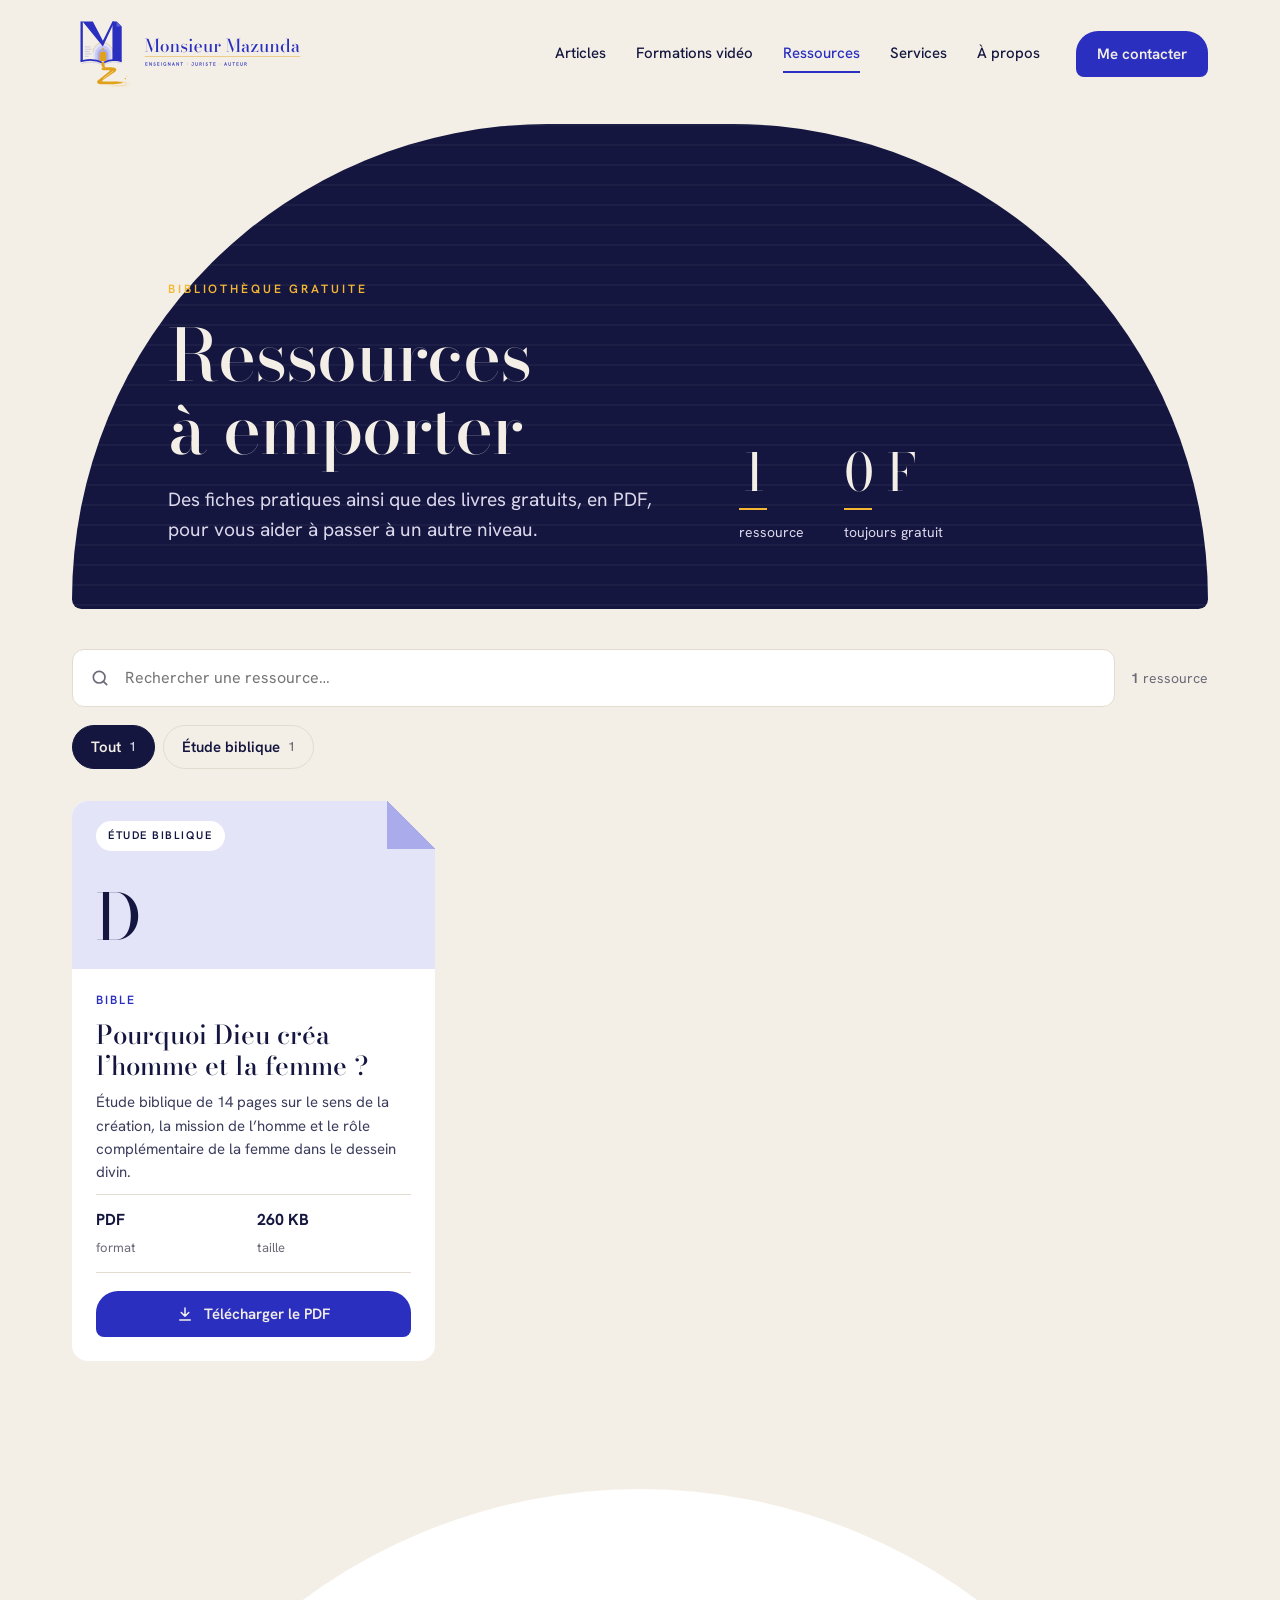
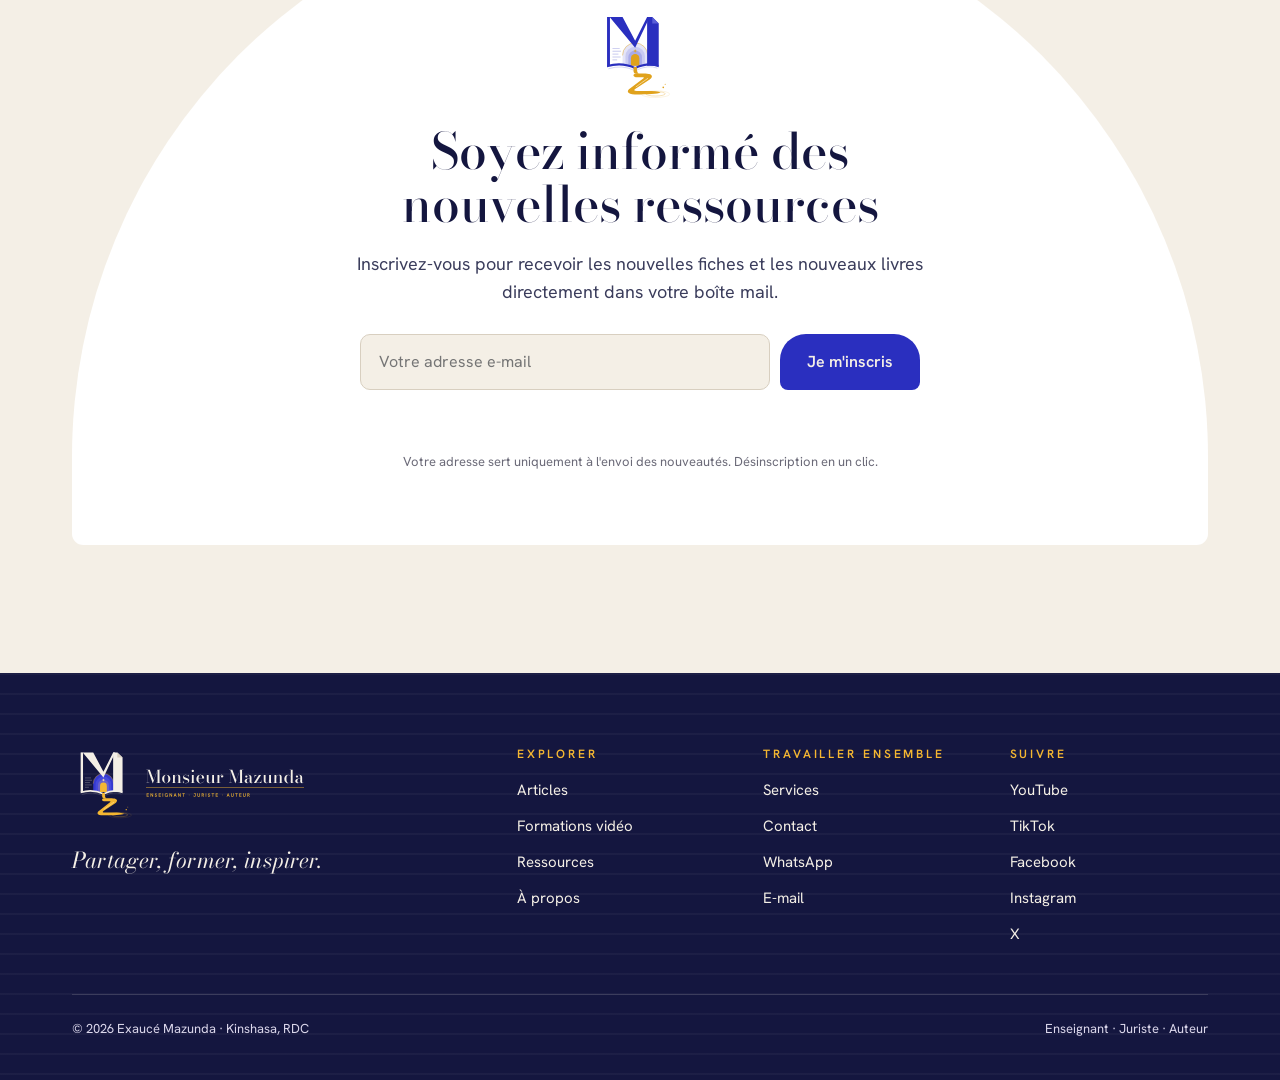
<file: resources.html>
<!DOCTYPE html>
<html lang="fr">
<head>
  <meta charset="UTF-8">
  <meta name="viewport" content="width=device-width, initial-scale=1.0">
  <title>Ressources à télécharger — Monsieur Mazunda</title>
  <meta name="description" content="Téléchargez gratuitement des fiches pratiques, études bibliques et guides en PDF proposés par Monsieur Mazunda.">
  <meta name="author" content="Monsieur Mazunda">
  <meta name="theme-color" content="#F4EFE6">
  <meta property="og:title" content="Ressources à télécharger — Monsieur Mazunda">
  <meta property="og:description" content="Téléchargez gratuitement des fiches pratiques, études bibliques et guides en PDF proposés par Monsieur Mazunda.">
  <meta property="og:type" content="website">
  <meta property="og:url" content="https://monsieurmazunda.site/resources.html">
  <meta property="og:image" content="https://monsieurmazunda.site/assets/images/portrait.jpg">
  <link rel="icon" type="image/svg+xml" href="assets/brand/icone-app.svg">
  <link rel="icon" type="image/png" href="assets/brand/favicon-64.png">
  <link rel="apple-touch-icon" href="assets/brand/apple-touch-icon.png">
  <link rel="preconnect" href="https://fonts.googleapis.com">
  <link rel="preconnect" href="https://fonts.gstatic.com" crossorigin>
  <link rel="stylesheet" href="https://fonts.googleapis.com/css2?family=Bodoni+Moda:ital,opsz,wght@0,6..96,400;0,6..96,500;1,6..96,400&family=Hanken+Grotesk:wght@400;500;600&display=swap">
  <link rel="stylesheet" href="css/style.css?v=21">
</head>
<body>

  <div id="site-header"></div>

  <main>
    <section class="wrap">
      <div class="dome stripes-soft">
        <div>
          <span class="eyebrow eyebrow--safran">Bibliothèque gratuite</span>
          <h1 class="h1" style="margin-top:18px">Ressources à emporter</h1>
          <p class="lead">Des fiches pratiques ainsi que des livres gratuits, en PDF, pour vous aider à passer à un autre niveau.</p>
        </div>
        <div class="dome__stats">
          <div class="stat"><b id="stat-resources">–</b><span id="stat-resources-label">ressources</span></div>
          <div class="stat"><b>0 F</b><span>toujours gratuit</span></div>
        </div>
      </div>
    </section>

    <section class="wrap" style="padding-bottom:64px">
      <div class="toolbar">
        <div class="search">
          <svg viewBox="0 0 24 24" fill="none" stroke="currentColor" stroke-width="2" stroke-linecap="round"><circle cx="11" cy="11" r="7"/><path d="M20 20l-4-4"/></svg>
          <label for="resources-search" class="sr-only">Rechercher une ressource</label>
          <input type="search" id="resources-search" placeholder="Rechercher une ressource…" autocomplete="off">
          <span class="count" id="resources-count" aria-live="polite"></span>
        </div>
        <div class="pills" id="resources-filter" role="group" aria-label="Filtrer par thème"></div>
      </div>
      <div class="grid-3" id="resources-list"><div class="loading"><div class="loading__spinner"></div></div></div>
    </section>

    <section class="wrap sec" style="padding-top:64px">
      <div class="nl" data-reveal="">
        <img src="assets/brand/monogramme-clair.svg" alt="" class="nl__mono">
        <h2 class="h2">Soyez informé des nouvelles ressources</h2>
        <p class="lead" style="font-size:18px">Inscrivez-vous pour recevoir les nouvelles fiches et les nouveaux livres directement dans votre boîte mail.</p>
        <form id="newsletterForm">
          <label for="nl-email" class="sr-only">Adresse e-mail</label>
          <input id="nl-email" class="field-input" type="email" name="email" placeholder="Votre adresse e-mail" required>
          <button type="submit" class="btn btn--primary">Je m'inscris</button>
        </form>
        <span class="nl__msg" id="newsletterMessage" role="status"></span>
        <span class="nl__note">Votre adresse sert uniquement à l'envoi des nouveautés. Désinscription en un clic.</span>
      </div>
    </section>
  </main>

  <div id="site-footer"></div>

  <script src="js/main.js?v=21"></script>
  <script src="js/resources.js?v=21"></script>
  <script>
    initLayout('resources');
  </script>
</body>
</html>
</file>
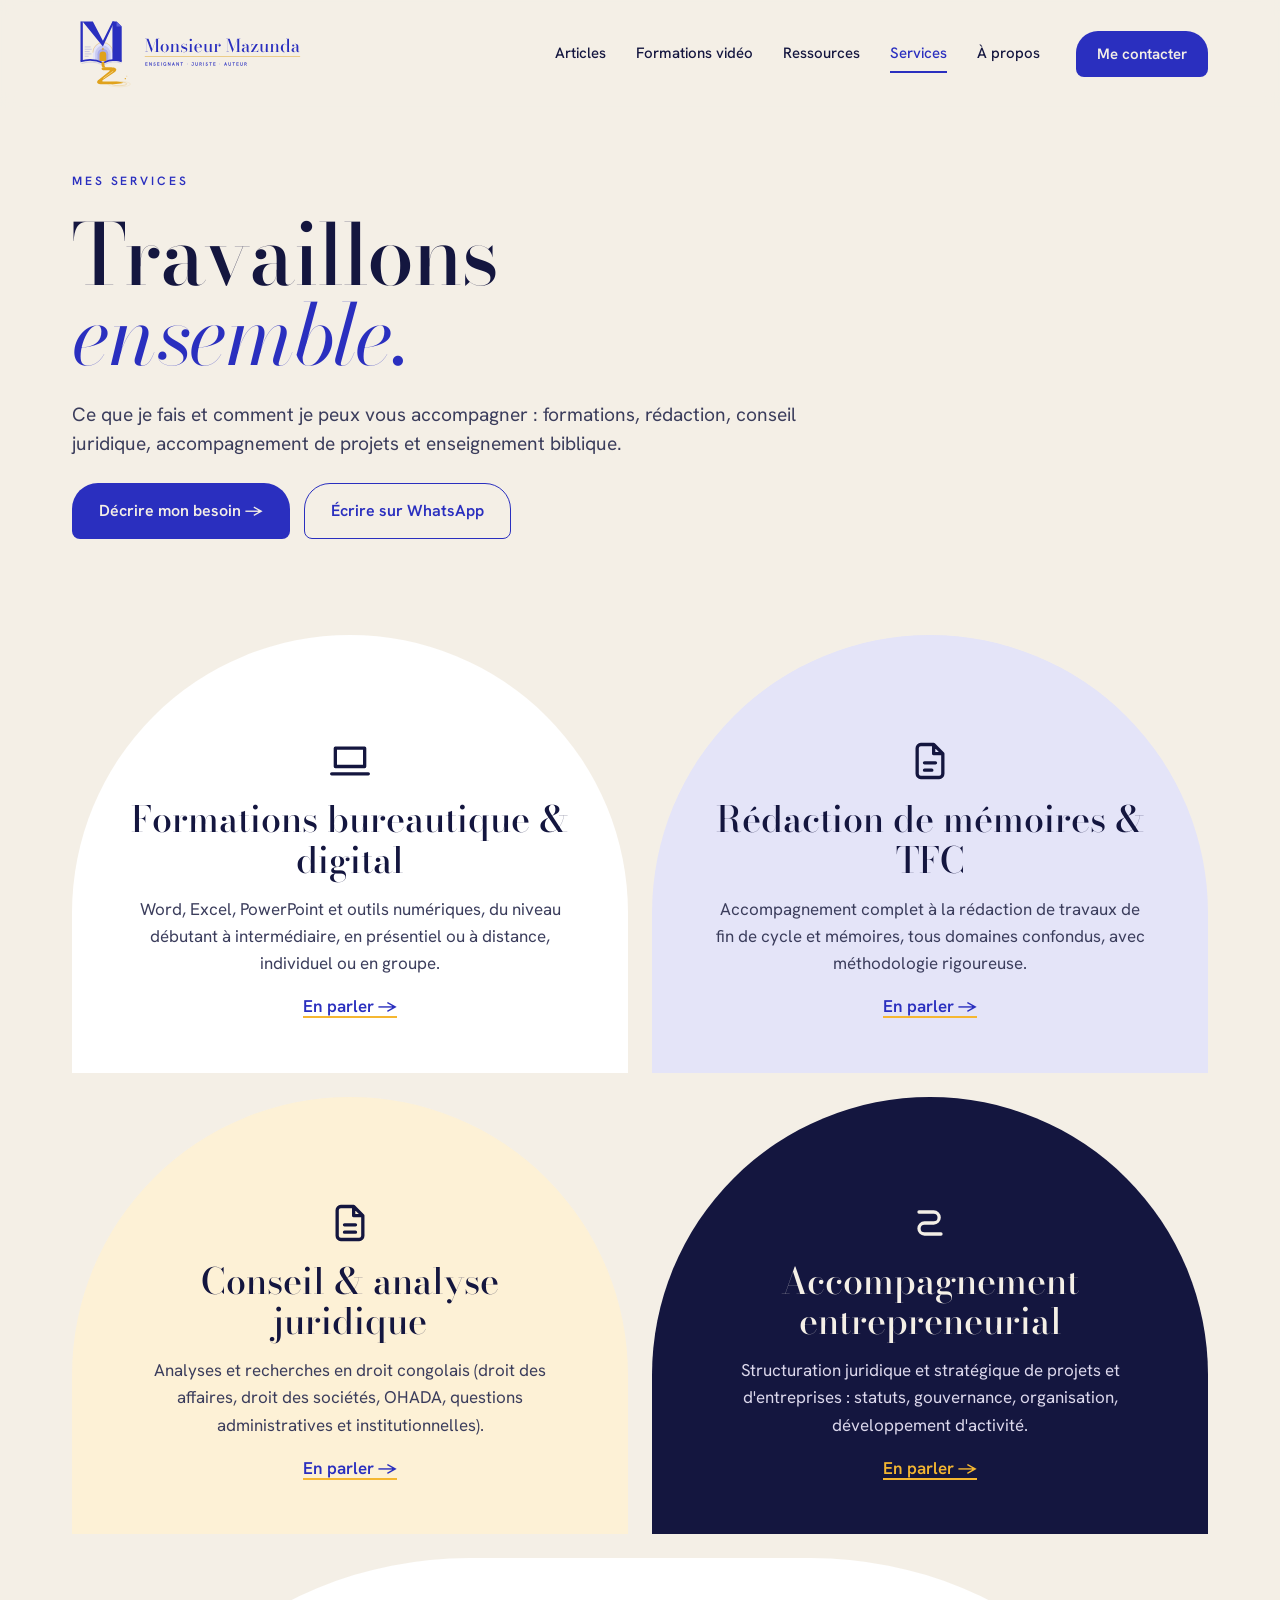
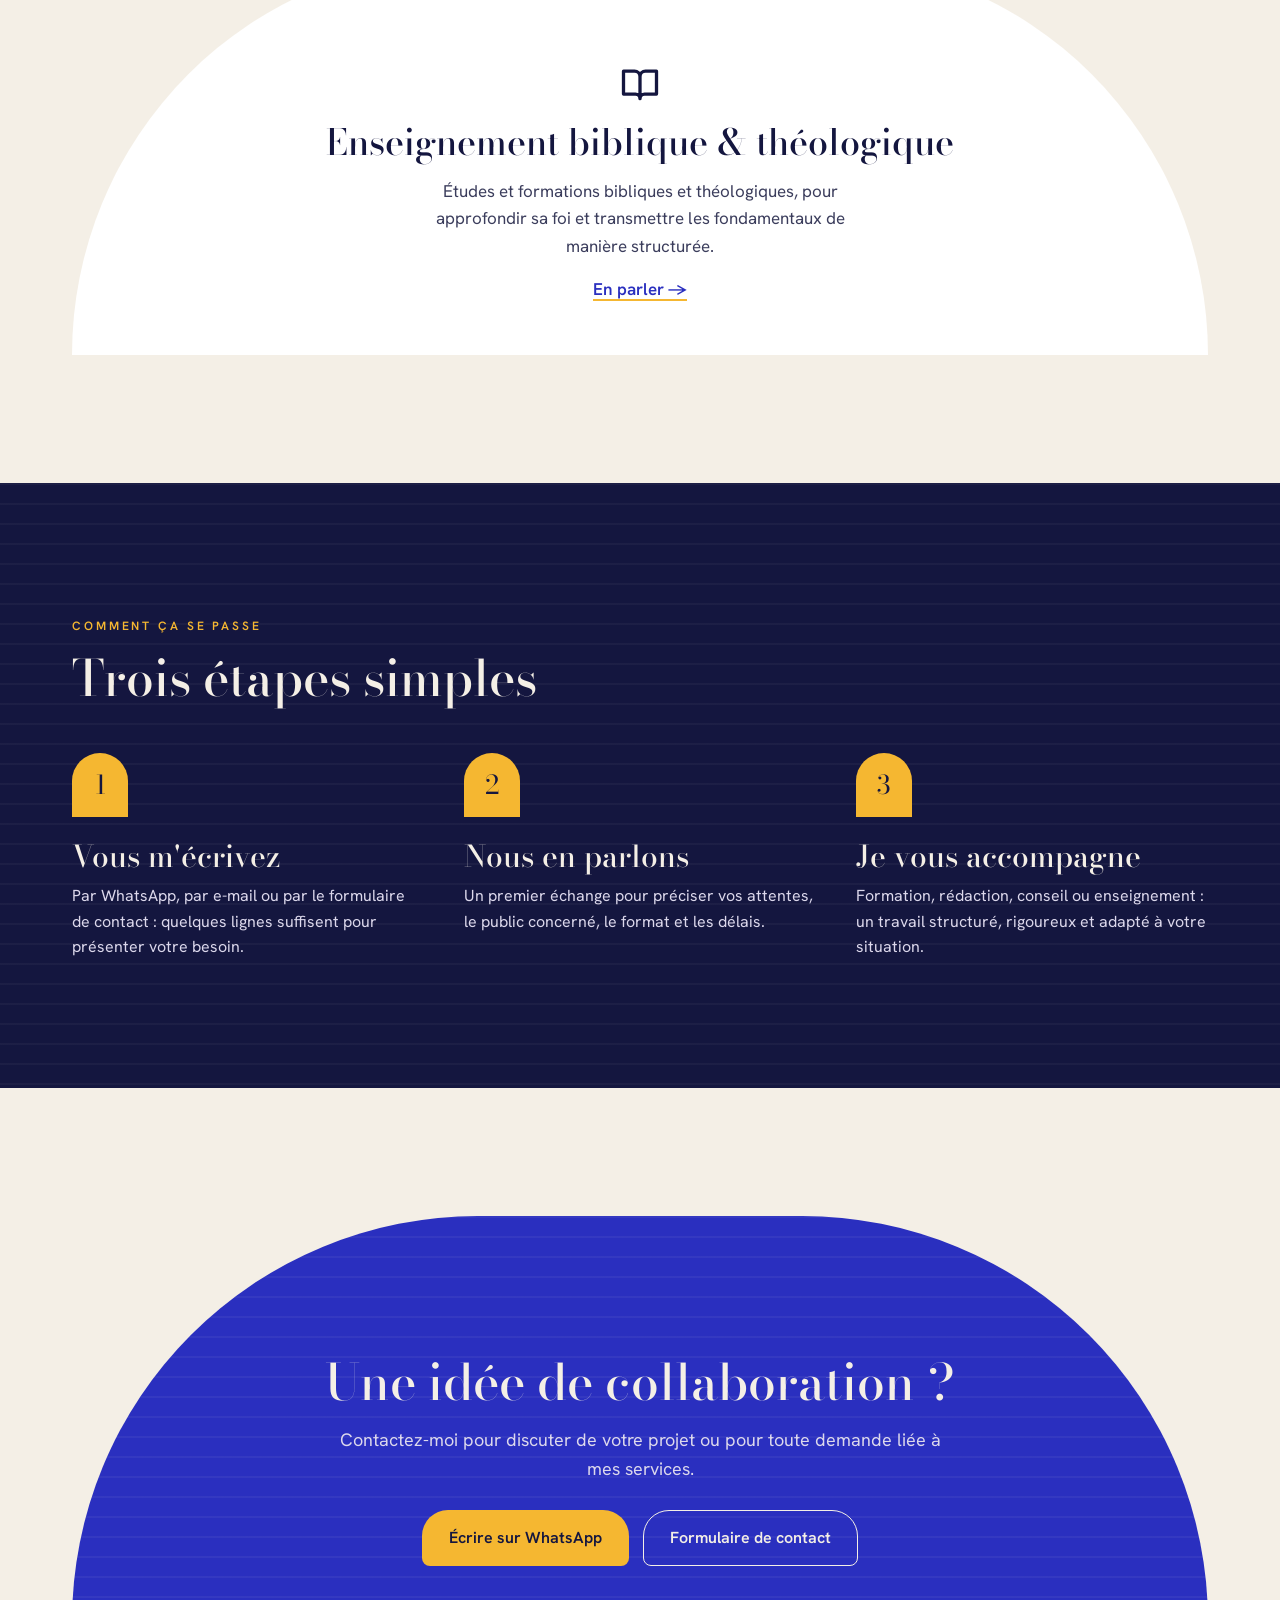
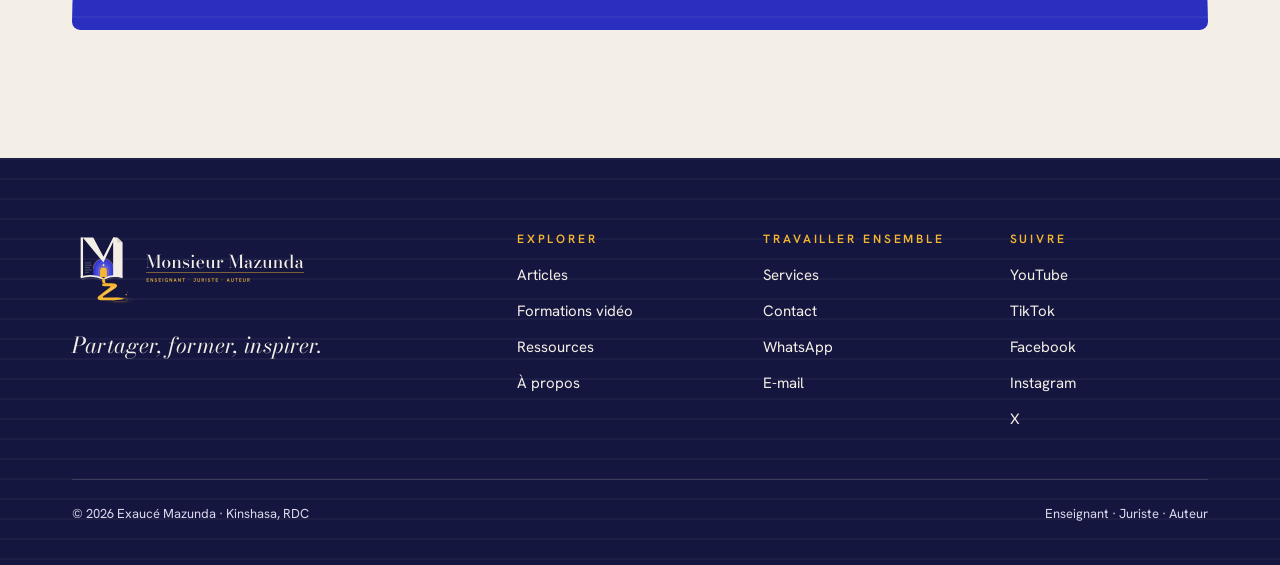
<file: services.html>
<!DOCTYPE html>
<html lang="fr">
<head>
  <meta charset="UTF-8">
  <meta name="viewport" content="width=device-width, initial-scale=1.0">
  <title>Mes services — Monsieur Mazunda</title>
  <meta name="description" content="Les services de Monsieur Mazunda : formations bureautique et digital, rédaction de mémoires et TFC, conseil juridique, accompagnement entrepreneurial et enseignement biblique.">
  <meta name="author" content="Monsieur Mazunda">
  <meta name="theme-color" content="#F4EFE6">
  <meta property="og:title" content="Mes services — Monsieur Mazunda">
  <meta property="og:description" content="Les services de Monsieur Mazunda : formations bureautique et digital, rédaction de mémoires et TFC, conseil juridique, accompagnement entrepreneurial et enseignement biblique.">
  <meta property="og:type" content="website">
  <meta property="og:url" content="https://monsieurmazunda.site/services.html">
  <meta property="og:image" content="https://monsieurmazunda.site/assets/images/portrait.jpg">
  <link rel="icon" type="image/svg+xml" href="assets/brand/icone-app.svg">
  <link rel="icon" type="image/png" href="assets/brand/favicon-64.png">
  <link rel="apple-touch-icon" href="assets/brand/apple-touch-icon.png">
  <link rel="preconnect" href="https://fonts.googleapis.com">
  <link rel="preconnect" href="https://fonts.gstatic.com" crossorigin>
  <link rel="stylesheet" href="https://fonts.googleapis.com/css2?family=Bodoni+Moda:ital,opsz,wght@0,6..96,400;0,6..96,500;1,6..96,400&family=Hanken+Grotesk:wght@400;500;600&display=swap">
  <link rel="stylesheet" href="css/style.css?v=21">
</head>
<body>

  <div id="site-header"></div>

  <main>
    <section class="wrap svc-hero">
      <span class="eyebrow">Mes services</span>
      <h1 class="display" style="font-size:clamp(52px,6.6vw,96px)">Travaillons<br><em>ensemble.</em></h1>
      <p class="lead">Ce que je fais et comment je peux vous accompagner : formations, rédaction, conseil juridique, accompagnement de projets et enseignement biblique.</p>
      <div class="btn-row">
        <a href="contact.html" class="btn btn--primary">Décrire mon besoin →</a>
        <a href="https://wa.me/243828516026" target="_blank" rel="noopener" class="btn btn--outline">Écrire sur WhatsApp</a>
      </div>
    </section>

    <section class="wrap" style="padding-bottom:128px">
      <div class="svc-grid" id="services-list"><div class="loading"><div class="loading__spinner"></div></div></div>
    </section>

    <section class="band-nuit stripes-soft">
      <div class="wrap sec">
        <span class="eyebrow eyebrow--safran">Comment ça se passe</span>
        <h2 class="h2" style="margin-top:14px">Trois étapes simples</h2>
        <div class="how">
          <div data-reveal="" data-i="0"><div class="how__n">1</div><h3>Vous m'écrivez</h3><p>Par WhatsApp, par e-mail ou par le formulaire de contact : quelques lignes suffisent pour présenter votre besoin.</p></div>
          <div data-reveal="" data-i="1"><div class="how__n">2</div><h3>Nous en parlons</h3><p>Un premier échange pour préciser vos attentes, le public concerné, le format et les délais.</p></div>
          <div data-reveal="" data-i="2"><div class="how__n">3</div><h3>Je vous accompagne</h3><p>Formation, rédaction, conseil ou enseignement : un travail structuré, rigoureux et adapté à votre situation.</p></div>
        </div>
      </div>
    </section>

    <section class="wrap sec" id="portfolio-section">
      <div class="sec-head">
        <div><span class="eyebrow">Réalisations & publications</span><h2 class="h2">Images, documents et écrits</h2></div>
        <div class="pills" id="portfolio-filter"></div>
      </div>
      <div class="res-list" id="portfolio-list"></div>
    </section>

    <section class="wrap sec">
      <div class="cta-arch stripes" data-reveal="">
        <h2 class="h2">Une idée de collaboration ?</h2>
        <p>Contactez-moi pour discuter de votre projet ou pour toute demande liée à mes services.</p>
        <div class="btn-row">
          <a href="https://wa.me/243828516026" target="_blank" rel="noopener" class="btn btn--safran">Écrire sur WhatsApp</a>
          <a href="contact.html" class="btn btn--light-outline">Formulaire de contact</a>
        </div>
      </div>
    </section>
  </main>

  <div id="site-footer"></div>

  <script src="js/main.js?v=21"></script>
  <script src="js/services.js?v=21"></script>
  <script>
    initLayout('services');
  </script>
</body>
</html>
</file>
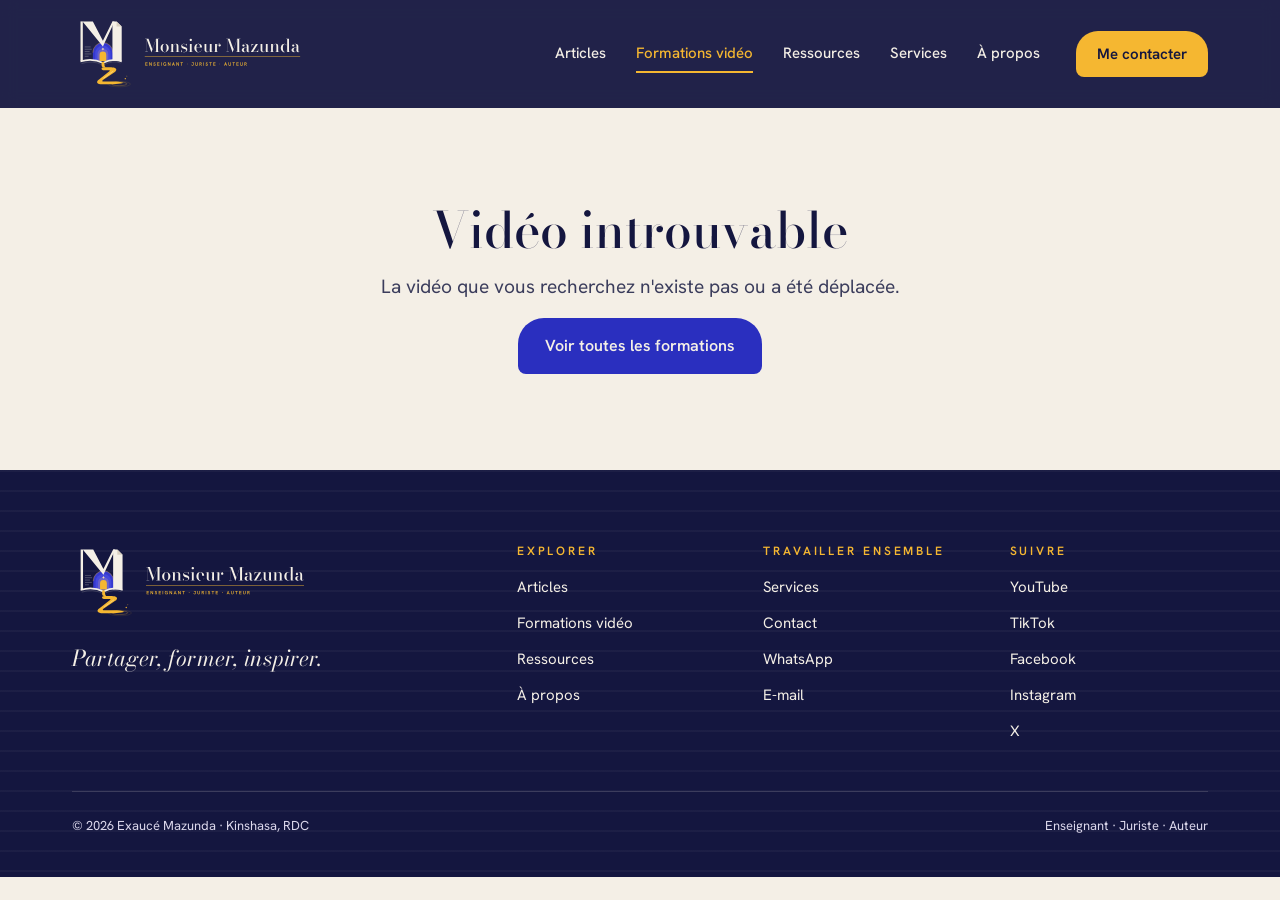
<file: video.html>
<!DOCTYPE html>
<html lang="fr">
<head>
  <meta charset="UTF-8">
  <meta name="viewport" content="width=device-width, initial-scale=1.0">
  <title>Formation vidéo — Monsieur Mazunda</title>
  <meta name="description" content="Formation vidéo par Monsieur Mazunda">
  <meta name="author" content="Monsieur Mazunda">
  <meta name="theme-color" content="#14163F">
  <meta property="og:title" content="Formation vidéo — Monsieur Mazunda">
  <meta property="og:description" content="Formation vidéo par Monsieur Mazunda">
  <meta property="og:type" content="video.other">
  <meta property="og:url" content="https://monsieurmazunda.site/video.html">
  <meta property="og:image" content="https://monsieurmazunda.site/assets/images/portrait.jpg">
  <link rel="icon" type="image/svg+xml" href="assets/brand/icone-app.svg">
  <link rel="icon" type="image/png" href="assets/brand/favicon-64.png">
  <link rel="apple-touch-icon" href="assets/brand/apple-touch-icon.png">
  <link rel="preconnect" href="https://fonts.googleapis.com">
  <link rel="preconnect" href="https://fonts.gstatic.com" crossorigin>
  <link rel="stylesheet" href="https://fonts.googleapis.com/css2?family=Bodoni+Moda:ital,opsz,wght@0,6..96,400;0,6..96,500;1,6..96,400&family=Hanken+Grotesk:wght@400;500;600&display=swap">
  <link rel="stylesheet" href="css/style.css?v=21">
</head>
<body>

  <div id="site-header"></div>

  <main>
    <div id="video-single">
      <div class="loading" style="padding:8rem 0"><div class="loading__spinner"></div></div>
    </div>
  </main>

  <div id="site-footer"></div>

  <script src="js/main.js?v=21"></script>
  <script src="js/videos.js?v=21"></script>
  <script>
    initLayout('videos', 'dark');
  </script>
</body>
</html>
</file>
<file: css/style.css>
/* =====================================================
   MONSIEUR MAZUNDA — « Le Seuil »
   Charte : Indigo #2A2FBF · Safran #F5B731 · Lin #F4EFE6 · Nuit #14163F
   Typo : Bodoni Moda (titres) + Hanken Grotesk (texte)
   ===================================================== */

:root {
  --indigo: #2A2FBF;
  --indigo-dk: #2226A0;
  --indigo-50: #EEEEFB;
  --indigo-100: #E4E4F8;
  --indigo-200: #C9CAF2;
  --indigo-300: #A9ABEA;
  --indigo-400: #3539CF;
  --safran: #F5B731;
  --safran-dk: #E0A21C;
  --safran-lt: #FFC94F;
  --safran-100: #FDF1D6;
  --safran-200: #FFE3A3;
  --lin: #F4EFE6;
  --lin-2: #EFE8DC;
  --lin-3: #E4DCCD;
  --lin-4: #D8CFC0;
  --line: #E2DBD0;
  --nuit: #14163F;
  --ink-2: #3B3D5C;
  --muted: #6B6A78;
  --on-dark: #DCD8EC;
  --white: #FFFFFF;

  --serif: 'Bodoni Moda', Georgia, 'Times New Roman', serif;
  --sans: 'Hanken Grotesk', Arial, Helvetica, sans-serif;

  --arch: 999px 999px 16px 16px;
  --btn-r: 26px 26px 8px 8px;
  --ease: cubic-bezier(.22, 1, .36, 1);
  --shadow-hover: 0 16px 36px -14px rgba(20, 22, 63, .22);
  --gutter: 72px;
  --maxw: 1440px;
}

*, *::before, *::after { box-sizing: border-box; }
html { scroll-behavior: smooth; -webkit-text-size-adjust: 100%; }
body {
  margin: 0;
  background: var(--lin);
  color: var(--nuit);
  font-family: var(--sans);
  font-size: 17px;
  line-height: 1.6;
  -webkit-font-smoothing: antialiased;
  text-rendering: optimizeLegibility;
}
img, svg, video, iframe { display: block; max-width: 100%; }
a { color: var(--indigo); text-underline-offset: 4px; text-decoration-color: var(--safran); text-decoration-thickness: 1.5px; }
a:hover { color: var(--indigo-dk); }
button, input, textarea, select { font: inherit; color: inherit; }
h1, h2, h3, h4 { margin: 0; font-weight: 500; }
p { margin: 0; }
:focus-visible { outline: 3px solid var(--safran); outline-offset: 3px; border-radius: 4px; }
::selection { background: var(--safran-200); color: var(--nuit); }
.sr-only { position: absolute; width: 1px; height: 1px; overflow: hidden; clip: rect(0 0 0 0); white-space: nowrap; }

.wrap { width: 100%; max-width: var(--maxw); margin: 0 auto; padding-left: var(--gutter); padding-right: var(--gutter); }
.serif { font-family: var(--serif); }

/* ---------- Typographie ---------- */
.eyebrow {
  display: inline-flex; align-items: center; gap: 14px;
  font-size: 12px; font-weight: 600; letter-spacing: .24em; text-transform: uppercase;
  color: var(--indigo);
}
.eyebrow--line::before { content: ''; width: 40px; height: 2px; background: var(--safran); border-radius: 2px; }
.eyebrow--safran { color: var(--safran); }
.display {
  font-family: var(--serif); font-weight: 500;
  font-size: clamp(54px, 7.8vw, 112px); line-height: .95; letter-spacing: -.02em;
}
.display em, .h1 em { font-weight: 400; color: var(--indigo); }
.h1 { font-family: var(--serif); font-weight: 500; font-size: clamp(42px, 5.6vw, 80px); line-height: 1.02; letter-spacing: -.015em; text-wrap: balance; }
.h2 { font-family: var(--serif); font-weight: 500; font-size: clamp(34px, 3.9vw, 56px); line-height: 1.05; text-wrap: balance; }
.h3 { font-family: var(--serif); font-weight: 500; font-size: clamp(26px, 2.2vw, 32px); line-height: 1.15; }
.lead { font-size: clamp(18px, 1.5vw, 21px); line-height: 1.55; color: var(--ink-2); text-wrap: pretty; }
.muted { color: var(--muted); }
.squiggle { width: 220px; height: 20px; }
.squiggle path { stroke: var(--safran); stroke-width: 3; stroke-linecap: round; fill: none; }

.link-arrow { font-weight: 600; font-size: 16px; color: var(--indigo); white-space: nowrap; }
.link-arrow--safran { color: var(--safran); }
.link-arrow--safran:hover { color: var(--safran-lt); }

/* ---------- Boutons ---------- */
.btn {
  display: inline-flex; align-items: center; justify-content: center; gap: 10px;
  height: 56px; padding: 0 26px; border-radius: var(--btn-r);
  border: 1.5px solid transparent; cursor: pointer;
  font-weight: 600; font-size: 16px; line-height: 1; text-decoration: none; white-space: nowrap;
  transition: background 300ms var(--ease), color 300ms, border-color 300ms, transform 300ms var(--ease);
}
.btn svg { width: 18px; height: 18px; flex: none; }
.btn--sm { height: 46px; padding: 0 20px; font-size: 15px; border-radius: 22px 22px 8px 8px; }
.btn--primary { background: var(--indigo); color: var(--lin); }
.btn--primary:hover { background: var(--indigo-dk); color: var(--lin); }
.btn--outline { border-color: var(--indigo); color: var(--indigo); background: transparent; }
.btn--outline:hover { background: var(--indigo-50); color: var(--indigo); }
.btn--safran { background: var(--safran); color: var(--nuit); }
.btn--safran:hover { background: var(--safran-lt); color: var(--nuit); }
.btn--nuit { background: var(--nuit); color: var(--lin); }
.btn--nuit:hover { background: #22255C; color: var(--lin); }
.btn--light-outline { border-color: var(--lin); color: var(--lin); background: transparent; }
.btn--light-outline:hover { background: rgba(244, 239, 230, .1); color: var(--lin); }
.btn--soft { background: var(--white); color: var(--nuit); border-color: var(--line); }
.btn--soft:hover { border-color: var(--indigo); color: var(--indigo); }
.btn[disabled] { opacity: .6; cursor: progress; }
.btn-row { display: flex; gap: 14px; flex-wrap: wrap; align-items: center; }

/* ---------- En-tête ---------- */
.hd {
  position: sticky; top: 0; z-index: 50;
  background: rgba(244, 239, 230, .92);
  backdrop-filter: blur(8px); -webkit-backdrop-filter: blur(8px);
  transition: box-shadow 300ms, background 300ms;
}
.hd.is-scrolled { box-shadow: 0 1px 0 var(--line), 0 10px 30px -20px rgba(20, 22, 63, .35); background: rgba(244, 239, 230, .97); }
.hd__inner { height: 108px; display: flex; align-items: center; gap: 36px; transition: height 300ms var(--ease); }
.hd.is-scrolled .hd__inner { height: 76px; }
.hd__logo { display: block; flex: none; }
.hd__logo .full { width: 236px; height: auto; transition: width 300ms var(--ease); }
.hd.is-scrolled .hd__logo .full { width: 190px; }
.hd__logo .mono { display: none; height: 44px; width: auto; }
.hd__nav { display: flex; gap: 30px; margin-left: auto; font-size: 15px; font-weight: 500; }
.hd__nav a { color: var(--nuit); text-decoration: none; padding: 6px 0; border-bottom: 2px solid transparent; transition: color 200ms, border-color 200ms; }
.hd__nav a:hover { color: var(--indigo); }
.hd__nav a.is-active { color: var(--indigo); border-bottom-color: var(--indigo); }
.hd__cta { height: 46px; font-size: 15px; padding: 0 20px; border-radius: 22px 22px 8px 8px; }
.hd__burger {
  display: none; margin-left: auto; width: 48px; height: 48px; border: 0; background: transparent; cursor: pointer;
  flex-direction: column; align-items: flex-end; justify-content: center; gap: 6px; padding: 0 6px;
}
.hd__burger span { height: 2px; border-radius: 2px; transition: transform 300ms var(--ease), width 300ms var(--ease); }
.hd__burger span:first-child { width: 26px; background: var(--nuit); }
.hd__burger span:last-child { width: 18px; background: var(--safran-dk); }
.hd__burger[aria-expanded="true"] span:first-child { transform: translateY(4px) rotate(45deg); width: 24px; }
.hd__burger[aria-expanded="true"] span:last-child { transform: translateY(-4px) rotate(-45deg); width: 24px; }

/* En-tête sombre (pages vidéo) */
.hd--dark { background: rgba(20, 22, 63, .94); }
.hd--dark.is-scrolled { background: rgba(20, 22, 63, .98); box-shadow: 0 10px 30px -20px rgba(0, 0, 0, .6); }
.hd--dark .hd__nav a { color: var(--lin); }
.hd--dark .hd__nav a:hover, .hd--dark .hd__nav a.is-active { color: var(--safran); border-bottom-color: var(--safran); }
.hd--dark .hd__burger span:first-child { background: var(--lin); }
.hd--dark .hd__burger span:last-child { background: var(--safran); }
.hd--indigo { background: rgba(42, 47, 191, .96); }
.hd--indigo.is-scrolled { background: rgba(42, 47, 191, .99); }

.drawer {
  position: fixed; inset: 0; z-index: 60; background: var(--lin);
  display: flex; flex-direction: column; padding: 0 20px 32px;
  transform: translateY(-100%); visibility: hidden;
  transition: transform 420ms var(--ease), visibility 0s 420ms;
}
.drawer.is-open { transform: none; visibility: visible; transition: transform 420ms var(--ease); }
.drawer__top { height: 72px; flex: none; display: flex; align-items: center; justify-content: space-between; border-bottom: 1px solid var(--line); }
.drawer__top img { height: 44px; width: auto; }
.drawer__close { width: 48px; height: 48px; border: 0; background: transparent; font-size: 30px; line-height: 1; cursor: pointer; color: var(--nuit); }
.drawer nav { display: flex; flex-direction: column; padding: 18px 0; flex: 1; overflow-y: auto; }
.drawer nav a {
  font-family: var(--serif); font-size: 34px; line-height: 1.2; color: var(--nuit); text-decoration: none;
  padding: 12px 0; border-bottom: 1px solid var(--line); display: flex; justify-content: space-between; align-items: center;
}
.drawer nav a.is-active { color: var(--indigo); font-style: italic; }
.drawer nav a span { font-family: var(--sans); font-size: 18px; color: var(--safran-dk); }
.drawer__actions { display: grid; gap: 10px; }
.drawer__actions .btn { width: 100%; }

/* Bouton WhatsApp flottant (mobile) */
.wa-fab {
  position: fixed; right: 18px; bottom: 22px; z-index: 40;
  width: 58px; height: 58px; border-radius: 29px 29px 10px 10px; background: var(--nuit);
  display: none; align-items: center; justify-content: center;
  box-shadow: 0 12px 24px -8px rgba(20, 22, 63, .5);
}
.wa-fab svg { width: 26px; height: 26px; }

/* ---------- Sections ---------- */
.sec { padding-top: 128px; padding-bottom: 128px; }
.sec--tight { padding-top: 0; }
.sec-head { display: flex; justify-content: space-between; align-items: flex-end; gap: 32px; margin-bottom: 48px; flex-wrap: wrap; }
.sec-head > div:not(.pills) { display: flex; flex-direction: column; gap: 14px; }
.stripes { background-image: repeating-linear-gradient(180deg, rgba(244, 239, 230, .05) 0 2px, transparent 2px 20px); }
.stripes-soft { background-image: repeating-linear-gradient(180deg, rgba(244, 239, 230, .04) 0 2px, transparent 2px 20px); }
.band-indigo { background-color: var(--indigo); color: var(--lin); }
.band-nuit { background-color: var(--nuit); color: var(--lin); }
.band-indigo .h2, .band-nuit .h2 { color: var(--lin); }

.grid-3 { display: grid; grid-template-columns: repeat(3, minmax(0, 1fr)); gap: 24px; }
.grid-4 { display: grid; grid-template-columns: repeat(4, minmax(0, 1fr)); gap: 24px; }
.grid-2 { display: grid; grid-template-columns: repeat(2, minmax(0, 1fr)); gap: 24px; }

/* ---------- Hero d'accueil ---------- */
.hero { display: grid; grid-template-columns: minmax(0, 7fr) minmax(0, 5fr); gap: 80px; align-items: center; padding-top: 48px; padding-bottom: 112px; }
.hero__text { display: flex; flex-direction: column; gap: 28px; }
.hero__logo { width: 96px; height: 111px; }
.hero__text .lead { max-width: 580px; }
.arch-figure { margin: 0; position: relative; }
.arch-figure__ring { position: absolute; inset: -18px -18px 18px 18px; border: 1.5px solid var(--safran); border-radius: 999px 999px 16px 16px; pointer-events: none; }
.arch-figure__img { position: relative; aspect-ratio: 4 / 5; border-radius: 999px 999px 12px 12px; overflow: hidden; background: var(--lin-3); }
.arch-figure__img img { width: 100%; height: 100%; object-fit: cover; object-position: 52% 26%; }
.float-card {
  position: absolute; left: -56px; bottom: 56px; width: 270px;
  display: flex; flex-direction: column; gap: 6px;
  background: var(--white); border-radius: 14px; padding: 16px 18px;
  color: var(--nuit); text-decoration: none; box-shadow: 0 18px 40px -20px rgba(20, 22, 63, .35);
  transition: transform 300ms var(--ease);
}
.float-card:hover { transform: translateY(-3px); color: var(--nuit); }
.float-card .kicker { display: inline-flex; align-items: center; gap: 6px; font-size: 11px; font-weight: 600; letter-spacing: .16em; text-transform: uppercase; color: var(--indigo); }
.float-card .t { font-family: var(--serif); font-size: 20px; line-height: 1.2; }
.star { display: inline-flex; width: 12px; height: 12px; animation: twinkle 2.6s var(--ease) infinite; }

/* ---------- Trois portes ---------- */
.door {
  display: flex; flex-direction: column; gap: 18px;
  border-radius: var(--arch); padding: 96px 36px 36px;
  text-decoration: none; color: var(--nuit);
  transition: transform 300ms var(--ease), box-shadow 300ms;
}
.door:hover { transform: translateY(-4px); box-shadow: var(--shadow-hover); color: var(--nuit); }
.door svg { width: 44px; height: 44px; align-self: center; }
.door__name { font-family: var(--serif); font-weight: 500; font-size: 40px; text-align: center; line-height: 1.1; }
.door__txt { font-size: 17px; line-height: 1.6; color: var(--ink-2); text-align: center; text-wrap: pretty; flex: 1; }
.door__foot { display: flex; justify-content: space-between; align-items: center; margin-top: 8px; padding-top: 18px; border-top: 1px solid rgba(20, 22, 63, .14); font-weight: 600; color: var(--indigo); }
.tint-bible { background: var(--indigo-100); }
.tint-droit { background: var(--lin-2); }
.tint-entre { background: var(--safran-100); }

/* ---------- Art « arche » (illustrations des articles) ---------- */
.arch-art { display: flex; align-items: flex-end; justify-content: center; overflow: hidden; position: relative; }
.arch-art__a { width: 58%; height: 86%; border-radius: 999px 999px 0 0; display: flex; align-items: flex-end; justify-content: center; }
.arch-art__b { width: 72%; height: 80%; border-radius: 999px 999px 0 0; display: flex; align-items: center; justify-content: center; }
.arch-art__b span { font-family: var(--serif); line-height: 1; font-size: 48px; }
.arch-art--bible { background: var(--indigo-100); }
.arch-art--bible .arch-art__a { background: var(--indigo-200); }
.arch-art--bible .arch-art__b { background: var(--indigo-300); }
.arch-art--droit { background: var(--lin-2); }
.arch-art--droit .arch-art__a { background: var(--lin-3); }
.arch-art--droit .arch-art__b { background: var(--lin-4); }
.arch-art--entre { background: var(--safran-100); }
.arch-art--entre .arch-art__a { background: var(--safran-200); }
.arch-art--entre .arch-art__b { background: var(--safran); }

/* Article à la une */
.feature {
  display: grid; grid-template-columns: minmax(0, 6fr) minmax(0, 5fr);
  background: var(--white); border-radius: 20px; overflow: hidden; text-decoration: none; color: var(--nuit);
  box-shadow: 0 1px 2px rgba(20, 22, 63, .06); transition: box-shadow 300ms; margin-bottom: 24px;
}
.feature:hover { box-shadow: var(--shadow-hover); color: var(--nuit); }
.feature__art { min-height: 420px; }
.feature__art .arch-art__a { width: 62%; height: 88%; }
.feature__art .arch-art__b { width: 74%; height: 82%; }
.feature__art .arch-art__c { width: 64%; height: 70%; border-radius: 999px 999px 0 0; background: var(--indigo); display: flex; align-items: center; justify-content: center; }
.feature__art.arch-art--droit .arch-art__c { background: var(--nuit); }
.feature__art.arch-art--entre .arch-art__c { background: var(--indigo); }
.feature__art .arch-art__c span { font-family: var(--serif); font-size: 88px; color: var(--lin); line-height: 1; }
.badge-new {
  position: absolute; top: 24px; left: 24px; display: inline-flex; align-items: center; gap: 6px;
  background: var(--nuit); color: var(--safran); font-size: 12px; font-weight: 600; letter-spacing: .16em; text-transform: uppercase;
  padding: 8px 14px; border-radius: 999px;
}
.feature__body { padding: 56px; display: flex; flex-direction: column; gap: 18px; justify-content: center; }
.tag {
  display: inline-flex; align-self: flex-start; align-items: center; gap: 8px; background: var(--indigo-200); color: var(--nuit);
  font-size: 12px; font-weight: 600; letter-spacing: .16em; text-transform: uppercase; padding: 8px 13px; border-radius: 999px;
}
.feature__title { font-family: var(--serif); font-weight: 500; font-size: clamp(32px, 3.3vw, 48px); line-height: 1.06; text-wrap: pretty; }
.feature__ex { font-size: 18px; line-height: 1.6; color: var(--ink-2); }
.meta { display: flex; gap: 16px; flex-wrap: wrap; font-size: 14px; color: var(--muted); }

/* Carte article */
.acard {
  display: flex; flex-direction: column; background: var(--white); border-radius: 16px; overflow: hidden;
  text-decoration: none; color: var(--nuit); box-shadow: 0 1px 2px rgba(20, 22, 63, .06);
  transition: transform 300ms var(--ease), box-shadow 300ms;
}
.acard:hover { transform: translateY(-4px); box-shadow: var(--shadow-hover); color: var(--nuit); }
.acard .arch-art { height: 180px; }
.acard__body { padding: 22px 24px 26px; display: flex; flex-direction: column; gap: 10px; flex: 1; }
.kick { font-size: 12px; font-weight: 600; letter-spacing: .16em; text-transform: uppercase; color: var(--indigo); }
.kick small { font-size: inherit; color: var(--muted); font-weight: 500; }
.acard__title { font-family: var(--serif); font-weight: 500; font-size: 28px; line-height: 1.15; text-wrap: pretty; }
.acard__ex { font-size: 15px; line-height: 1.55; color: var(--ink-2); }
.acard__date { font-size: 13px; color: var(--muted); margin-top: auto; }

/* ---------- Vidéos ---------- */
.vcard { display: flex; flex-direction: column; gap: 16px; text-decoration: none; color: inherit; }
.vcover {
  aspect-ratio: 16 / 10; border-radius: 16px; position: relative; overflow: hidden;
  display: flex; align-items: center; justify-content: center; padding: 28px;
  transition: transform 300ms var(--ease);
}
.vcard:hover .vcover { transform: scale(1.02); }
.vcover__t { font-family: var(--serif); font-style: italic; font-size: 32px; line-height: 1.1; text-align: center; position: relative; z-index: 1; text-wrap: balance; }
.vcover--lin { background: var(--lin); color: var(--nuit); }
.vcover--nuit { background: var(--nuit); color: var(--lin); }
.vcover--safran { background: var(--safran); color: var(--nuit); }
.vcover--indigo { background: var(--indigo-400); color: var(--lin); }
.vcover__arch { position: absolute; right: 14%; bottom: 0; width: 38%; height: 62%; border-radius: 999px 999px 0 0; }
.vcover--lin .vcover__arch { background: var(--lin-3); }
.vcover--nuit .vcover__arch { background: var(--indigo-400); }
.vcover--safran .vcover__arch { background: var(--safran-200); }
.vcover--indigo .vcover__arch { background: var(--indigo-300); opacity: .5; }
.vcover--arch { align-items: flex-start; justify-content: flex-start; }
.vcover--arch .vcover__t { text-align: left; font-size: 28px; max-width: 70%; }
.play {
  position: absolute; right: 18px; bottom: 18px; z-index: 2;
  width: 60px; height: 60px; border-radius: 50%; background: var(--safran);
  display: flex; align-items: center; justify-content: center; animation: pulse 2.4s ease-in-out infinite;
}
.play svg { width: 20px; height: 20px; }
.vcover--safran .play { background: var(--nuit); animation: none; }
.vcover--safran .play path { fill: var(--lin); }
.vcover--arch .play { right: auto; left: 18px; }
.vcover--arch .dur { left: auto; right: 18px; }
.dur { position: absolute; left: 18px; bottom: 18px; z-index: 2; background: rgba(20, 22, 63, .85); color: var(--lin); font-size: 13px; font-weight: 600; padding: 6px 10px; border-radius: 6px; }
.vcard__kick { font-size: 12px; font-weight: 600; letter-spacing: .16em; text-transform: uppercase; color: var(--indigo); }
.vcard__kick small { font-size: inherit; font-weight: 500; color: var(--muted); }
.band-indigo .vcard__kick { color: var(--safran); }
.band-indigo .vcard__kick small { color: var(--on-dark); }
.vcard__title { font-family: var(--serif); font-size: 28px; line-height: 1.15; }

/* ---------- Ressources ---------- */
.res-split { display: grid; grid-template-columns: minmax(0, 4fr) minmax(0, 8fr); gap: 72px; }
.res-split__intro { display: flex; flex-direction: column; gap: 18px; }
.res-list { display: flex; flex-direction: column; gap: 12px; }
.rrow { display: grid; grid-template-columns: 56px minmax(0, 1fr) auto; gap: 24px; align-items: center; background: var(--white); border-radius: 16px; padding: 22px 24px; }
.pdf-ico {
  width: 56px; height: 68px; border-radius: 6px; position: relative; flex: none;
  display: flex; align-items: flex-end; justify-content: center; padding-bottom: 10px;
  font-size: 11px; font-weight: 600; letter-spacing: .1em; color: var(--nuit);
}
.pdf-ico::after { content: ''; position: absolute; top: 0; right: 0; width: 16px; height: 16px; background: linear-gradient(225deg, var(--white) 50%, var(--lin-4) 50%); }
.pdf-ico--bible { background: var(--indigo-200); }
.pdf-ico--droit { background: var(--lin-3); }
.pdf-ico--entre { background: var(--safran-200); }
.rrow__body { display: flex; flex-direction: column; gap: 6px; min-width: 0; }
.rrow__title { font-family: var(--serif); font-size: 24px; line-height: 1.2; }
.rrow__desc { font-size: 15px; line-height: 1.5; color: var(--ink-2); }

/* Page ressources : cartes */
.rcard { background: var(--white); border-radius: 16px; overflow: hidden; display: flex; flex-direction: column; }
.rcard__top { height: 168px; position: relative; padding: 20px 24px; display: flex; flex-direction: column; justify-content: space-between; }
.rcard__top::after { content: ''; position: absolute; top: 0; right: 0; width: 48px; height: 48px; background: linear-gradient(225deg, var(--lin) 50%, var(--fold, var(--lin-4)) 50%); }
.rcard__top.tint-bible { --fold: var(--indigo-300); }
.rcard__top.tint-droit { --fold: var(--lin-4); }
.rcard__top.tint-entre { --fold: var(--safran); }
.rcard__type { align-self: flex-start; background: var(--white); border-radius: 999px; padding: 6px 12px; font-size: 11px; font-weight: 600; letter-spacing: .14em; text-transform: uppercase; }
.rcard__glyph { font-family: var(--serif); font-size: 64px; line-height: 1; }
.rcard__body { padding: 22px 24px 24px; display: flex; flex-direction: column; gap: 10px; flex: 1; }
.rcard__title { font-family: var(--serif); font-size: 26px; line-height: 1.18; }
.rcard__desc { font-size: 15px; line-height: 1.55; color: var(--ink-2); }
.rcard__stats { display: grid; grid-template-columns: repeat(2, minmax(0, 1fr)); gap: 8px; padding: 12px 0; margin-top: auto; border-top: 1px solid var(--line); border-bottom: 1px solid var(--line); }
.rcard__stats b { display: block; font-size: 16px; }
.rcard__stats span { font-size: 13px; color: var(--muted); }
.rcard .btn { width: 100%; margin-top: 8px; }

/* Héros « dôme » (pages internes) */
.dome {
  background-color: var(--nuit); color: var(--lin); border-radius: 999px 999px 20px 20px;
  padding: 150px 96px 64px; display: grid; grid-template-columns: minmax(0, 7fr) minmax(0, 5fr); gap: 48px; align-items: end;
  margin-top: 16px;
}
.dome .h1 { color: var(--lin); }
.dome .lead { color: var(--on-dark); margin-top: 20px; max-width: 560px; }
.dome__stats { display: flex; gap: 40px; flex-wrap: wrap; }
.stat b { display: block; font-family: var(--serif); font-weight: 400; font-size: 52px; line-height: 1; font-variant-numeric: tabular-nums; }
.stat b::after { content: ''; display: block; width: 28px; height: 2px; background: var(--safran); margin: 10px 0 8px; }
.stat span { font-size: 14px; color: var(--on-dark); }

/* Barre de recherche + filtres */
.toolbar { display: flex; flex-direction: column; gap: 18px; margin: 40px 0 32px; }
.search { position: relative; display: flex; align-items: center; gap: 16px; }
.search input {
  flex: 1; height: 58px; border-radius: 12px; border: 1.5px solid var(--line); background: var(--white);
  padding: 0 18px 0 52px; font-size: 16px; outline: none; transition: border-color 200ms, box-shadow 200ms;
}
.search input:focus { border-color: var(--indigo); box-shadow: 0 0 0 4px var(--indigo-50); }
.search svg { position: absolute; left: 18px; width: 20px; height: 20px; color: var(--muted); pointer-events: none; }
.search .count { font-size: 14px; color: var(--muted); white-space: nowrap; }
.pills { display: flex; gap: 8px; flex-wrap: wrap; }
.pill {
  height: 44px; padding: 0 18px; border-radius: 999px; border: 1.5px solid var(--line); background: transparent;
  font-size: 15px; font-weight: 600; color: var(--nuit); cursor: pointer; display: inline-flex; align-items: center; gap: 8px;
  transition: background 200ms, color 200ms, border-color 200ms;
}
.pill small { font-weight: 500; color: var(--muted); font-size: 13px; }
.pill:hover { border-color: var(--indigo); }
.pill.is-active { background: var(--nuit); border-color: var(--nuit); color: var(--lin); }
.pill.is-active small { color: var(--on-dark); }
.empty { padding: 48px 24px; text-align: center; color: var(--muted); background: var(--white); border-radius: 16px; grid-column: 1 / -1; }

/* ---------- Qui suis-je ---------- */
.whoami { display: grid; grid-template-columns: minmax(0, 5fr) minmax(0, 7fr); }
.whoami__img { margin: 72px 0 72px var(--gutter); border-radius: 999px 999px 12px 12px; overflow: hidden; min-height: 560px; }
.whoami__img img { width: 100%; height: 100%; object-fit: cover; object-position: 50% 40%; }
.whoami__txt { padding: 96px var(--gutter); display: flex; flex-direction: column; gap: 28px; justify-content: center; }
.whoami__txt p { font-size: 18px; line-height: 1.65; color: var(--on-dark); max-width: 620px; }
.counters { display: grid; grid-template-columns: repeat(3, minmax(0, 1fr)); gap: 24px; padding: 28px 0; border-top: 1px solid rgba(244, 239, 230, .14); border-bottom: 1px solid rgba(244, 239, 230, .14); }
.counters b { display: block; font-family: var(--serif); font-weight: 400; font-size: 52px; line-height: 1; font-variant-numeric: tabular-nums; }
.counters span { font-size: 14px; color: var(--on-dark); }

/* ---------- Newsletter / CTA arche ---------- */
.nl {
  background: var(--white); border-radius: 999px 999px 20px 20px; padding: 120px 96px 72px;
  display: flex; flex-direction: column; align-items: center; gap: 20px; text-align: center;
}
.nl__mono { height: 96px; width: auto; }
.nl .h2 { max-width: 760px; }
.nl p { max-width: 600px; }
.nl form { display: flex; gap: 10px; width: 100%; max-width: 560px; margin-top: 8px; }
.field-input {
  flex: 1; min-width: 0; height: 56px; padding: 0 18px; border-radius: 10px; border: 1.5px solid var(--lin-4);
  background: var(--lin); font-size: 16px; color: var(--nuit); outline: none; transition: border-color 200ms, box-shadow 200ms;
}
.field-input:focus { border-color: var(--indigo); box-shadow: 0 0 0 4px var(--indigo-50); }
.nl__msg { font-size: 15px; font-weight: 500; min-height: 22px; }
.nl__note { font-size: 13px; color: var(--muted); }
.msg-ok { color: #1F7A4D; }
.msg-err { color: #B3261E; }

.cta-arch {
  background-color: var(--indigo); color: var(--lin); border-radius: 999px 999px 20px 20px;
  padding: 140px 96px 64px; text-align: center; display: flex; flex-direction: column; align-items: center; gap: 18px;
}
.cta-arch .h2 { color: var(--lin); max-width: 820px; }
.cta-arch p { color: var(--on-dark); font-size: 18px; max-width: 620px; }
.cta-arch .btn-row { justify-content: center; margin-top: 8px; }

/* ---------- Pied de page ---------- */
.ft { color: var(--on-dark); padding-top: 72px; padding-bottom: 40px; }
.ft__grid { display: grid; grid-template-columns: minmax(0, 2fr) repeat(3, minmax(0, 1fr)); gap: 48px; }
.ft__brand { display: flex; flex-direction: column; gap: 18px; }
.ft__brand img { width: 240px; height: auto; }
.ft__brand em { font-family: var(--serif); font-size: 22px; color: var(--lin); }
.ft__col { display: flex; flex-direction: column; gap: 12px; }
.ft__col h4 { font-family: var(--sans); font-size: 12px; font-weight: 600; letter-spacing: .24em; text-transform: uppercase; color: var(--safran); margin-bottom: 2px; }
.ft__col a { color: var(--lin); text-decoration: none; font-size: 15px; }
.ft__col a:hover { color: var(--safran); }
.ft__bottom { display: flex; justify-content: space-between; gap: 16px; flex-wrap: wrap; margin-top: 48px; padding-top: 24px; border-top: 1px solid rgba(244, 239, 230, .14); font-size: 13px; }
.ft__bottom a { color: var(--on-dark); }

/* ---------- Page article ---------- */
.crumbs { display: flex; flex-wrap: wrap; gap: 8px; font-size: 14px; color: var(--muted); padding-top: 24px; }
.crumbs a { color: var(--ink-2); }
.crumbs strong { color: var(--nuit); font-weight: 600; }
.art-head { padding: 56px 0 64px; max-width: 900px; display: flex; flex-direction: column; gap: 22px; }
.art-head .lead { max-width: 720px; }
.byline { display: flex; align-items: center; gap: 20px; flex-wrap: wrap; }
.byline__who { display: flex; align-items: center; gap: 12px; padding-right: 20px; border-right: 1px solid var(--line); }
.byline__who img { width: 52px; height: 52px; border-radius: 26px 26px 6px 6px; object-fit: cover; object-position: 50% 20%; }
.byline__who b { display: block; font-size: 15px; }
.byline__who span { font-size: 13px; color: var(--muted); }
.art-layout { display: grid; grid-template-columns: 220px minmax(0, 680px); gap: 96px; padding-bottom: 96px; }
.toc { position: sticky; top: 110px; align-self: start; display: flex; flex-direction: column; gap: 14px; }
.toc__label { font-size: 12px; font-weight: 600; letter-spacing: .2em; text-transform: uppercase; color: var(--muted); }
.toc ol { list-style: none; margin: 0; padding: 0; display: flex; flex-direction: column; }
.toc a { display: block; padding: 10px 14px; border-left: 2px solid var(--line); color: var(--ink-2); text-decoration: none; font-size: 14px; line-height: 1.4; transition: border-color 200ms, color 200ms; }
.toc a:hover { color: var(--indigo); }
.toc a.is-active { border-left-color: var(--safran); color: var(--nuit); font-weight: 600; }
.share { display: flex; gap: 8px; }
.share a, .share button {
  width: 44px; height: 44px; border-radius: 22px 22px 8px 8px; border: 1.5px solid var(--line); background: var(--white);
  display: inline-flex; align-items: center; justify-content: center; color: var(--nuit); cursor: pointer;
}
.share a:first-child { background: var(--nuit); border-color: var(--nuit); color: var(--lin); }
.share svg { width: 18px; height: 18px; }

.prose { font-size: 19px; line-height: 1.7; color: var(--nuit); }
.prose > * + *, .prose > div > * + * { margin-top: 22px; }
.prose > p:first-of-type::first-letter, .prose > div > p:first-of-type::first-letter { float: left; font-family: var(--serif); font-size: 78px; line-height: .9; color: var(--indigo); padding: 6px 12px 0 0; }
.prose h2 { font-family: var(--serif); font-weight: 500; font-size: 38px; line-height: 1.15; margin-top: 56px; scroll-margin-top: 110px; }
.prose h2 strong { font-weight: 500; }
.prose h3 { font-family: var(--serif); font-weight: 500; font-size: 28px; line-height: 1.2; margin-top: 40px; }
.prose ul, .prose ol { padding-left: 0; list-style: none; }
.prose li { position: relative; padding-left: 28px; margin-top: 10px; }
.prose li::before { content: '✦'; position: absolute; left: 0; top: 1px; color: var(--safran-dk); font-size: 14px; }
.prose blockquote {
  margin: 40px 0; padding: 64px 40px 32px; background: var(--indigo-50); border-radius: 999px 999px 16px 16px;
  text-align: center; font-family: var(--serif); font-style: italic; font-size: 23px; line-height: 1.5; position: relative;
}
.prose blockquote::before { content: '✦'; position: absolute; top: 28px; left: 50%; transform: translateX(-50%); color: var(--safran-dk); font-style: normal; font-size: 16px; }
.prose blockquote p { margin: 0; }
.prose blockquote span { display: block; margin-top: 14px; font-family: var(--sans); font-style: normal; font-size: 12px !important; font-weight: 600; letter-spacing: .18em; text-transform: uppercase; color: var(--indigo); }
.prose strong { font-weight: 600; }
.prose a { font-weight: 600; }

.res-box {
  display: grid; grid-template-columns: 56px minmax(0, 1fr) auto; gap: 22px; align-items: center;
  background-color: var(--nuit); color: var(--lin); border-radius: 16px; padding: 24px; margin-top: 48px;
}
.res-box .kick { color: var(--safran); }
.res-box__t { font-family: var(--serif); font-size: 24px; line-height: 1.2; margin: 4px 0; }
.res-box__m { font-size: 14px; color: var(--on-dark); }

.author-card {
  margin-top: 56px; background: var(--white); border-radius: 999px 999px 16px 16px; padding: 80px 56px 48px;
  display: grid; grid-template-columns: 112px minmax(0, 1fr); gap: 28px; align-items: center;
}
.author-card img { width: 112px; height: 112px; }
.author-card .h3 { margin: 6px 0 10px; }
.author-card p { font-size: 16px; color: var(--ink-2); margin-bottom: 10px; }

/* ---------- Page vidéo ---------- */
.vhero { color: var(--lin); padding: 32px 0 72px; }
.vhero__grid { display: grid; grid-template-columns: minmax(0, 8fr) minmax(0, 4fr); gap: 48px; align-items: start; }
.player { position: relative; aspect-ratio: 16 / 9; border-radius: 16px; overflow: hidden; background: #000; box-shadow: 0 30px 60px -30px rgba(0, 0, 0, .6); }
.player iframe { position: absolute; inset: 0; width: 100%; height: 100%; border: 0; }
.vside__label { font-size: 12px; font-weight: 600; letter-spacing: .22em; text-transform: uppercase; color: var(--safran); margin-bottom: 14px; }
.vnext { display: flex; flex-direction: column; gap: 14px; }
.vnext a { display: grid; grid-template-columns: 150px minmax(0, 1fr); gap: 14px; align-items: center; text-decoration: none; color: inherit; padding: 8px; border-radius: 12px; transition: background 200ms; }
.vnext a:hover { background: rgba(244, 239, 230, .06); }
.vnext .vcover { padding: 10px; border-radius: 10px; }
.vnext .vcover__t { font-size: 16px; }
.vnext .kick { color: var(--safran); font-size: 11px; }
.vnext .t { font-family: var(--serif); font-size: 19px; line-height: 1.2; margin-top: 4px; }
.vbody { padding: 56px 0 112px; display: grid; grid-template-columns: minmax(0, 8fr) minmax(0, 4fr); gap: 48px; }
.vbody .h1 { font-size: clamp(36px, 4.4vw, 60px); margin: 18px 0 14px; }
.vbody .lead { margin: 18px 0 28px; max-width: 720px; }

/* Héros vidéos (liste) */
.vlist-hero { color: var(--lin); padding: 40px 0 96px; }
.vlist-hero__grid { display: grid; grid-template-columns: minmax(0, 5fr) minmax(0, 7fr); gap: 56px; align-items: center; }
.vlist-hero .h1 { color: var(--lin); margin: 18px 0 22px; font-size: clamp(42px, 5vw, 72px); }
.vlist-hero p { color: var(--on-dark); font-size: 18px; line-height: 1.6; max-width: 520px; }
.vlist-hero .meta { color: var(--on-dark); margin-top: 22px; }
.vlist-hero .vcover { aspect-ratio: 16 / 10; border-radius: 20px; padding: 40px; }
.vlist-hero .vcover__t { font-size: clamp(30px, 3vw, 44px); }
.vlist-hero .vcover--thumb { padding: 0; }
.vcover--thumb img { position: absolute; inset: 0; width: 100%; height: 100%; object-fit: cover; }

/* ---------- À propos ---------- */
.about-hero { display: grid; grid-template-columns: minmax(0, 5fr) minmax(0, 7fr); gap: 96px; align-items: center; padding-top: 32px; padding-bottom: 112px; }
.about-hero figcaption { font-size: 14px; color: var(--ink-2); margin-top: 26px; }
.about-hero__txt { display: flex; flex-direction: column; gap: 24px; }
.about-hero__txt p { font-size: 18px; line-height: 1.65; color: var(--ink-2); max-width: 640px; }
.about-hero__txt p strong { color: var(--nuit); font-weight: 600; }
.verbs { display: grid; grid-template-columns: repeat(3, minmax(0, 1fr)); gap: 24px; margin-top: 56px; }
.verb { border: 1.5px solid rgba(244, 239, 230, .18); border-bottom: 0; border-radius: 999px 999px 0 0; padding: 96px 32px 48px; text-align: center; display: flex; flex-direction: column; gap: 10px; }
.verb__n { font-family: var(--serif); color: var(--safran); font-size: 22px; }
.verb__t { font-family: var(--serif); font-style: italic; font-size: 44px; line-height: 1.1; color: var(--lin); }
.verb p { color: var(--on-dark); font-size: 16px; line-height: 1.6; }
.path { display: grid; grid-template-columns: minmax(0, 4fr) minmax(0, 7fr); gap: 72px; }
.path__intro { position: sticky; top: 120px; align-self: start; display: flex; flex-direction: column; gap: 16px; }
.path__count { font-family: var(--serif); font-size: 72px; line-height: 1; color: var(--indigo); margin-top: 18px; }
.steps { position: relative; padding-left: 64px; display: flex; flex-direction: column; gap: 56px; }
.steps::before { content: ''; position: absolute; left: 14px; top: 8px; bottom: 8px; width: 2px; background: var(--lin-3); border-radius: 2px; }
.steps__fill { position: absolute; left: 14px; top: 8px; width: 2px; background: var(--safran); border-radius: 2px; height: 0; transition: height 200ms linear; }
.step { position: relative; display: flex; flex-direction: column; gap: 10px; opacity: .45; transition: opacity 500ms var(--ease); }
.step.is-on { opacity: 1; }
.step::before { content: ''; position: absolute; left: -64px; top: 4px; width: 30px; height: 34px; border: 2px solid var(--lin-4); border-bottom: 0; border-radius: 999px 999px 0 0; background: var(--lin); transition: border-color 400ms, background 400ms; }
.step.is-on::before { border-color: var(--safran); background: var(--safran-100); }
.step .tag { background: var(--lin-2); }
.step h3 { font-family: var(--serif); font-size: 38px; line-height: 1.12; }
.step p { font-size: 17px; line-height: 1.65; color: var(--ink-2); max-width: 600px; }
.tcard { border-radius: 16px; padding: 32px; display: flex; flex-direction: column; gap: 12px; }
.tcard h3 { font-family: var(--serif); font-size: 34px; line-height: 1.1; }
.tcard p { font-size: 16px; line-height: 1.6; color: var(--ink-2); flex: 1; }
.tcard--white { background: var(--white); }
.closing { max-width: 760px; margin: 48px auto 0; text-align: center; font-family: var(--serif); font-style: italic; font-size: 24px; line-height: 1.5; color: var(--ink-2); }

/* ---------- Services ---------- */
.svc-hero { padding-top: 64px; padding-bottom: 96px; display: flex; flex-direction: column; align-items: flex-start; gap: 24px; }
.svc-hero > * { max-width: 800px; }
.svc-grid { display: grid; grid-template-columns: repeat(2, minmax(0, 1fr)); gap: 24px; }
.svc {
  border-radius: 999px 999px 0 0; padding: 104px 56px 52px; text-align: center;
  display: flex; flex-direction: column; align-items: center; gap: 16px;
}
.svc:nth-child(4n+1) { background: var(--white); }
.svc:nth-child(4n+2) { background: var(--indigo-100); }
.svc:nth-child(4n+3) { background: var(--safran-100); }
.svc:nth-child(4n+4) { background: var(--nuit); color: var(--lin); }
.svc:nth-child(4n+4) p { color: var(--on-dark); }
.svc:nth-child(4n+4) .svc__link { color: var(--safran); }
.svc:nth-child(4n+4) svg { stroke: var(--lin); }
.svc svg { width: 44px; height: 44px; stroke: var(--nuit); }
.svc h3 { font-family: var(--serif); font-size: 36px; line-height: 1.12; }
.svc p { font-size: 17px; line-height: 1.6; color: var(--ink-2); max-width: 440px; flex: 1; }
.svc__link { font-weight: 600; }
.svc:last-child:nth-child(odd) { grid-column: 1 / -1; }
.how { display: grid; grid-template-columns: repeat(3, minmax(0, 1fr)); gap: 40px; margin-top: 48px; position: relative; }
.how__n { width: 56px; height: 64px; border-radius: 999px 999px 6px 6px; background: var(--safran); color: var(--nuit); display: flex; align-items: center; justify-content: center; font-family: var(--serif); font-size: 26px; margin-bottom: 22px; }
.how h3 { font-family: var(--serif); font-size: 30px; line-height: 1.15; color: var(--lin); margin-bottom: 10px; }
.how p { color: var(--on-dark); font-size: 16px; line-height: 1.6; }

/* ---------- Contact ---------- */
.ct { display: grid; grid-template-columns: minmax(0, 5fr) minmax(0, 7fr); gap: 72px; padding-top: 40px; padding-bottom: 112px; align-items: start; }
.ct__intro { display: flex; flex-direction: column; gap: 24px; }
.wa-card {
  display: grid; grid-template-columns: 64px minmax(0, 1fr) auto; gap: 18px; align-items: center;
  background: var(--nuit); color: var(--lin); border-radius: 999px 999px 16px 16px; padding: 64px 28px 28px;
  text-decoration: none; transition: transform 300ms var(--ease);
}
.wa-card:hover { transform: translateY(-3px); color: var(--lin); }
.wa-card__ico { width: 64px; height: 64px; border-radius: 50%; background: var(--safran); display: flex; align-items: center; justify-content: center; }
.wa-card__ico svg { width: 28px; height: 28px; }
.wa-card b { display: block; font-family: var(--serif); font-weight: 400; font-size: 28px; }
.wa-card span { font-size: 14px; color: var(--on-dark); }
.mini-cards { display: grid; grid-template-columns: 1fr; gap: 12px; }
.mini-card { background: var(--white); border-radius: 14px; padding: 18px 20px; }
.mini-card .kick { display: block; margin-bottom: 4px; }
.mini-card a, .mini-card b { font-weight: 600; color: var(--nuit); word-break: break-word; }
.socials { display: flex; gap: 8px; flex-wrap: wrap; }
.socials a { height: 44px; padding: 0 16px; border-radius: 999px; border: 1.5px solid var(--line); display: inline-flex; align-items: center; font-weight: 600; font-size: 14px; color: var(--nuit); text-decoration: none; }
.socials a:hover { border-color: var(--indigo); color: var(--indigo); }
.form-card { background: var(--white); border-radius: 20px; padding: 44px 48px; }
.form-card .h3 { margin-bottom: 24px; font-size: 34px; }
.f-label { display: block; font-size: 15px; font-weight: 600; margin-bottom: 10px; }
.f-label small { font-weight: 500; color: var(--muted); font-size: 14px; }
.f-group { margin-bottom: 22px; }
.f-row { display: grid; grid-template-columns: 1fr 1fr; gap: 16px; }
.f-control {
  width: 100%; height: 54px; padding: 0 16px; border-radius: 10px; border: 1.5px solid var(--lin-4); background: var(--white);
  font-size: 16px; color: var(--nuit); outline: none; transition: border-color 200ms, box-shadow 200ms;
}
textarea.f-control { height: 160px; padding: 14px 16px; resize: vertical; line-height: 1.5; }
.f-control:focus { border-color: var(--indigo); box-shadow: 0 0 0 4px var(--indigo-50); }
.choice { display: flex; gap: 8px; flex-wrap: wrap; }
.choice input { position: absolute; opacity: 0; pointer-events: none; }
.choice label { height: 44px; padding: 0 18px; border-radius: 999px; border: 1.5px solid var(--line); display: inline-flex; align-items: center; font-size: 14px; font-weight: 600; cursor: pointer; transition: all 200ms; }
.choice input:checked + label { background: var(--nuit); border-color: var(--nuit); color: var(--lin); }
.choice input:focus-visible + label { outline: 3px solid var(--safran); outline-offset: 2px; }
.f-foot { display: flex; align-items: center; justify-content: space-between; gap: 24px; margin-top: 8px; flex-wrap: wrap; }
.f-foot p { font-size: 13px; color: var(--muted); max-width: 320px; line-height: 1.5; }
.f-success { display: none; padding: 32px; border-radius: 16px; background: var(--indigo-50); text-align: center; }
.f-success .h3 { margin-bottom: 8px; }

/* ---------- Divers ---------- */
.loading { display: flex; justify-content: center; padding: 48px; grid-column: 1 / -1; }
.loading__spinner { width: 36px; height: 36px; border: 3px solid var(--lin-3); border-top-color: var(--indigo); border-radius: 50%; animation: spin 900ms linear infinite; }
.notfound { padding: 96px 0; text-align: center; display: flex; flex-direction: column; align-items: center; gap: 16px; }

@keyframes spin { to { transform: rotate(360deg); } }
@keyframes pulse { 0%, 100% { box-shadow: 0 0 0 0 rgba(245, 183, 49, .5); } 50% { box-shadow: 0 0 0 14px rgba(245, 183, 49, 0); } }
@keyframes twinkle { 0%, 70%, 100% { transform: scale(1) rotate(0); } 80% { transform: scale(1.4) rotate(20deg); } }
@keyframes mm-rise { from { opacity: 0; transform: translateY(34px); } }
@keyframes mm-fade { from { opacity: 0; } }
@keyframes mm-open { from { transform: scaleX(.2); opacity: 0; } }
@keyframes mm-draw { to { stroke-dashoffset: 0; } }
@keyframes mm-arch { from { opacity: 0; transform: scale(.55); } }
@keyframes mm-star { 0% { opacity: 0; transform: scale(0) rotate(-90deg); } 60% { opacity: 1; transform: scale(1.5) rotate(8deg); } 100% { opacity: 1; transform: scale(1) rotate(0); } }
@keyframes mm-ring { 0% { opacity: 0; transform: scale(.3); } 40% { opacity: 1; } 100% { opacity: 1; transform: scale(1); } }
@keyframes mm-drop { from { opacity: 0; transform: translateY(12px) scale(.3); } }

@media (prefers-reduced-motion: reduce) {
  *, *::before, *::after { animation-duration: .01ms !important; animation-iteration-count: 1 !important; transition-duration: .01ms !important; scroll-behavior: auto !important; }
}

/* =====================================================
   RESPONSIVE
   ===================================================== */
@media (max-width: 1180px) {
  :root { --gutter: 48px; }
  .hd__nav { gap: 22px; }
  .hero { gap: 56px; }
  .art-layout { gap: 56px; grid-template-columns: 200px minmax(0, 1fr); }
  .dome { padding: 130px 64px 56px; }
}

@media (max-width: 1024px) {
  .hd__nav, .hd__cta { display: none; }
  .hd__burger { display: flex; }
  .hd__inner { height: 76px; }
  .hd__logo .full { width: 200px; }
  .grid-3, .grid-4 { grid-template-columns: repeat(2, minmax(0, 1fr)); }
  .feature { grid-template-columns: 1fr; }
  .feature__art { min-height: 300px; }
  .feature__body { padding: 40px; }
  .res-split, .whoami, .ct, .path, .about-hero, .vhero__grid, .vbody, .vlist-hero__grid { grid-template-columns: 1fr; }
  .res-split { gap: 32px; }
  .whoami__img { margin: 56px var(--gutter) 0; min-height: 0; aspect-ratio: 4 / 5; max-height: 640px; }
  .whoami__txt { padding: 56px var(--gutter) 80px; }
  .about-hero { gap: 56px; }
  .about-hero figure { max-width: 460px; }
  .path__intro { position: static; }
  .art-layout { grid-template-columns: 1fr; }
  .toc { position: static; }
  .dome { grid-template-columns: 1fr; }
  .ft__grid { grid-template-columns: repeat(3, minmax(0, 1fr)); }
  .ft__brand { grid-column: 1 / -1; }
  .verbs { grid-template-columns: 1fr; max-width: 520px; margin-left: auto; margin-right: auto; }
  .svc { padding: 96px 36px 44px; }
}

@media (max-width: 760px) {
  :root { --gutter: 20px; }
  body { font-size: 16px; }
  .hd__logo .full { display: none; }
  .hd__logo .mono { display: block; }
  .hd__inner, .hd.is-scrolled .hd__inner { height: 64px; }
  .hd { border-bottom: 1px solid var(--line); }
  .hd--dark, .hd--indigo { border-bottom-color: rgba(244, 239, 230, .12); }
  .wa-fab { display: flex; }
  .sec { padding-top: 80px; padding-bottom: 80px; }
  .sec--tight { padding-top: 0; }
  .sec-head { margin-bottom: 32px; }
  .hero { grid-template-columns: 1fr; gap: 56px; padding-top: 24px; padding-bottom: 72px; }
  .hero__text { gap: 20px; }
  .hero__logo { width: 64px; height: 74px; }
  .display { font-size: 50px; line-height: 1; }
  .hero figure { margin: 0 18px 0 0; }
  .float-card { left: -8px; bottom: 24px; width: 230px; }
  .btn-row .btn { flex: 1 1 auto; }
  .grid-3, .grid-2, .grid-4, .svc-grid, .how { grid-template-columns: 1fr; }
  .door { padding: 72px 24px 28px; }
  .door__name { font-size: 34px; }
  .feature__body { padding: 28px 24px 32px; }
  .feature__art { min-height: 240px; }
  .feature__art .arch-art__c span { font-size: 64px; }
  .acard__title, .vcard__title { font-size: 24px; }
  .rrow { grid-template-columns: 44px minmax(0, 1fr); gap: 16px; padding: 18px; }
  .rrow .pdf-ico { width: 44px; height: 54px; }
  .rrow .btn { grid-column: 1 / -1; width: 100%; }
  .rrow__title { font-size: 21px; }
  .counters b { font-size: 40px; }
  .nl { padding: 88px 24px 48px; border-radius: 999px 999px 16px 16px; }
  .nl__mono { height: 72px; }
  .nl form { flex-direction: column; }
  .nl form .field-input { flex: none; width: 100%; }
  .nl form .btn { width: 100%; }
  .cta-arch { padding: 96px 24px 44px; }
  .ft__grid { grid-template-columns: 1fr 1fr; gap: 32px; }
  .ft { padding-bottom: 96px; }
  .dome { border-radius: 999px 999px 16px 16px; padding: 96px 24px 40px; }
  .dome__stats { gap: 24px; }
  .stat b { font-size: 38px; }
  .search { flex-direction: column; align-items: stretch; gap: 8px; }
  .search input { flex: none; width: 100%; }
  .search svg { top: 19px; }
  .art-head { padding: 36px 0 40px; }
  .byline__who { border-right: 0; padding-right: 0; }
  .prose { font-size: 18px; }
  .prose h2 { font-size: 30px; margin-top: 44px; }
  .prose blockquote { padding: 56px 22px 26px; font-size: 20px; }
  .res-box { grid-template-columns: 44px minmax(0, 1fr); padding: 20px; }
  .res-box .btn { grid-column: 1 / -1; width: 100%; }
  .author-card { grid-template-columns: 1fr; text-align: center; justify-items: center; padding: 72px 24px 36px; }
  .vnext a { grid-template-columns: 120px minmax(0, 1fr); }
  .vlist-hero .vcover { padding: 24px; }
  .steps { padding-left: 52px; gap: 40px; }
  .step::before { left: -52px; }
  .step h3 { font-size: 30px; }
  .verb { padding: 72px 24px 36px; }
  .verb__t { font-size: 38px; }
  .svc { padding: 88px 24px 40px; }
  .svc h3 { font-size: 30px; }
  .form-card { padding: 28px 20px; }
  .f-row { grid-template-columns: 1fr; gap: 0; }
  .mini-cards { grid-template-columns: 1fr; }
  .wa-card { padding: 56px 20px 22px; grid-template-columns: 52px minmax(0, 1fr) auto; }
  .wa-card__ico { width: 52px; height: 52px; }
  .wa-card b { font-size: 24px; }
  .whoami__img { margin: 40px var(--gutter) 0; }
  .path__count { font-size: 56px; }
}
</file>
